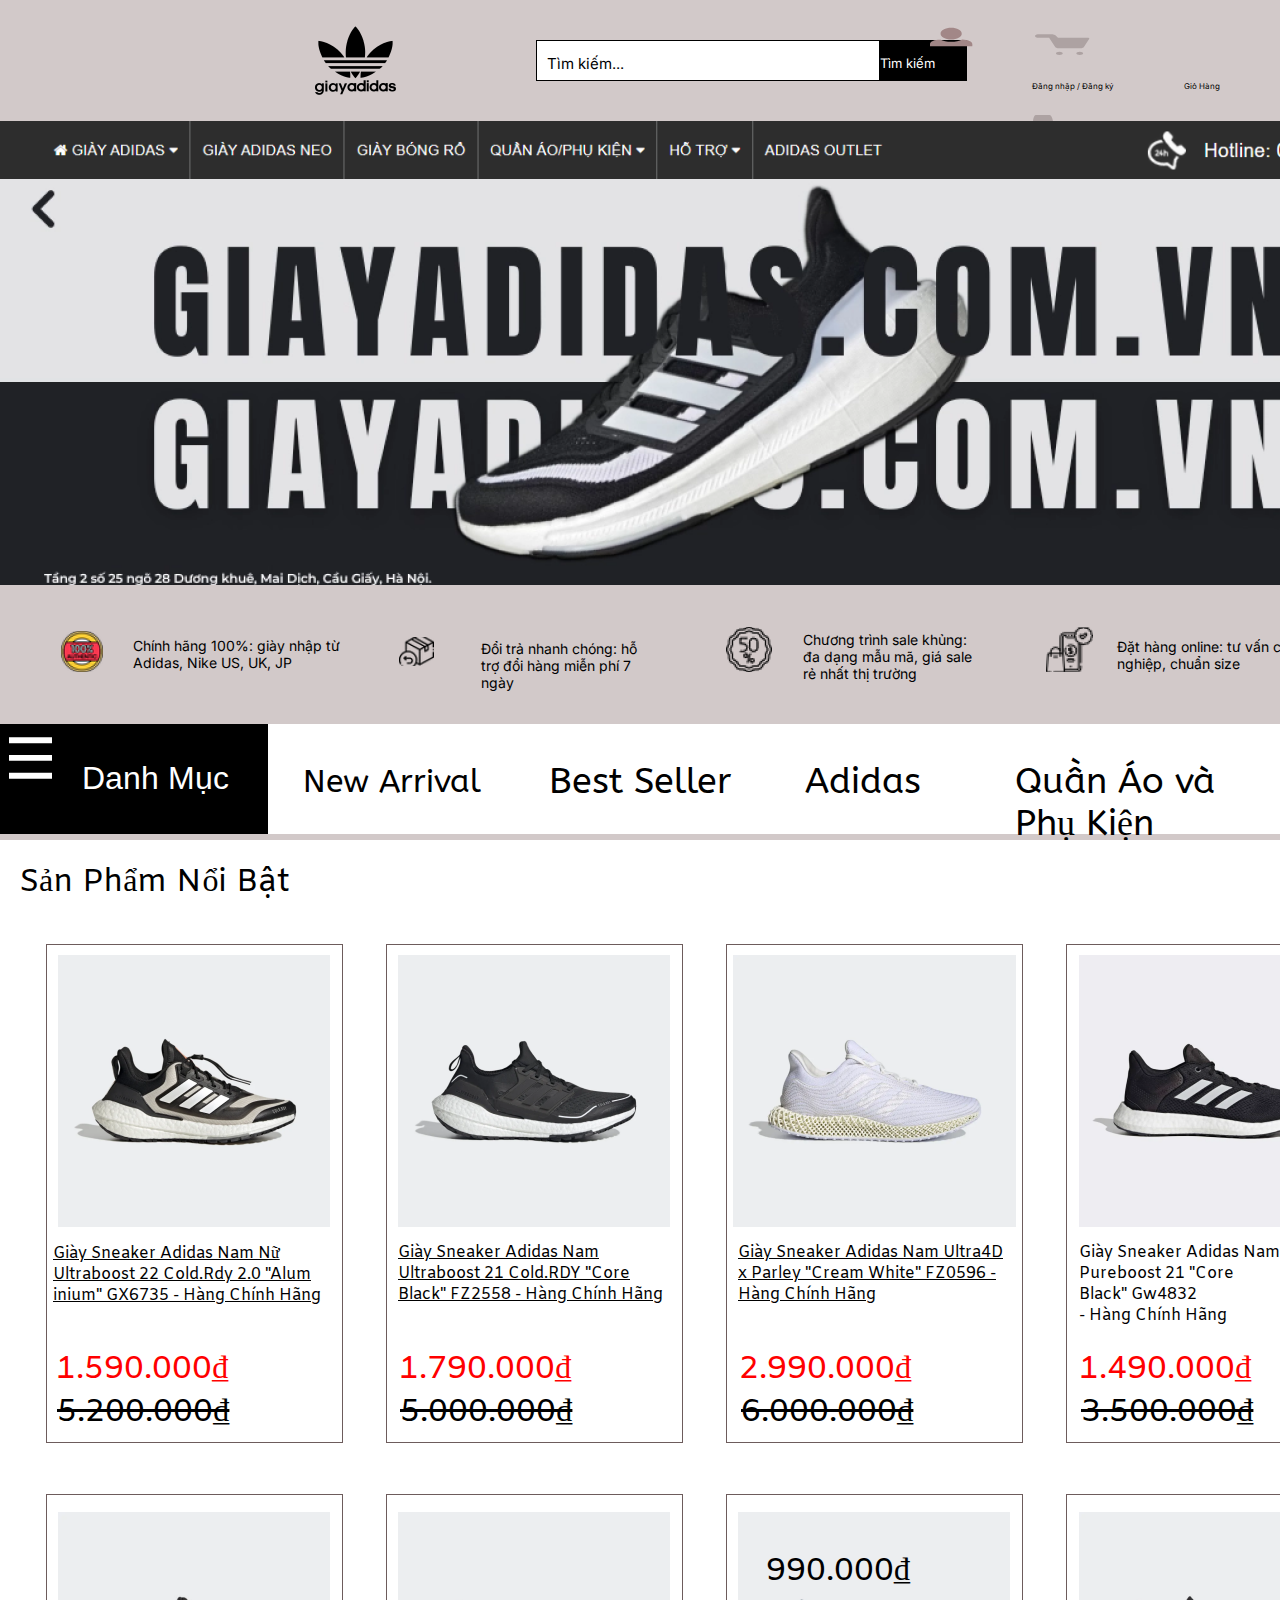
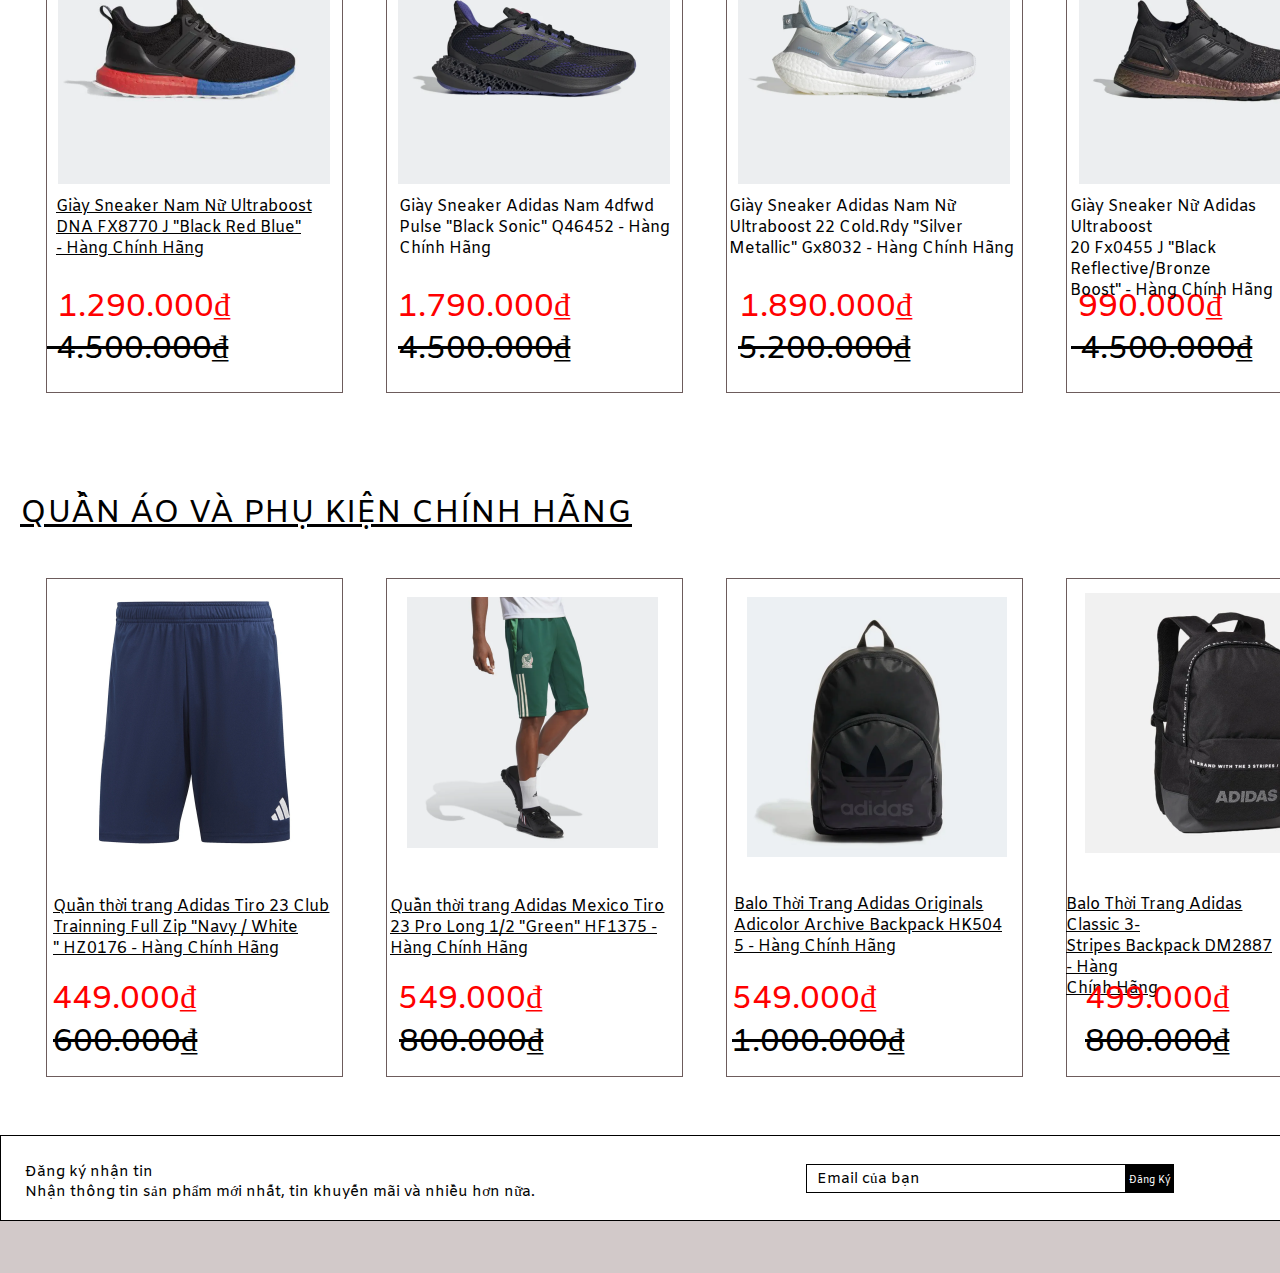
<file: desktop-1.html>
<!DOCTYPE html><html><head><meta charset="utf-8"><meta name="viewport" content="initial-scale=1, width=device-width"><link rel="stylesheet" href="desktop-1.5c4c49bb.css"><link rel="stylesheet" href="desktop-1.3eaffa4b.css"><link rel="stylesheet" href="https://fonts.googleapis.com/css2?family=Inter:wght@400;700&display=swap"><link rel="stylesheet" href="https://fonts.googleapis.com/css2?family=Arimo:wght@400&display=swap"><link rel="stylesheet" href="https://fonts.googleapis.com/css2?family=ABeeZee:wght@400&display=swap"><link rel="stylesheet" href="https://fonts.googleapis.com/css2?family=Amiko:wght@400&display=swap"><link rel="stylesheet" href="https://fonts.googleapis.com/css2?family=Bakbak One:wght@400&display=swap"><link rel="stylesheet" href="https://fonts.googleapis.com/css2?family=Roboto:wght@400&display=swap"></head><body> <div class="desktop-1"> <img class="logo-1-icon" alt src="logo-1@2x.95c67056.png"> <div class="desktop-1-child"></div> <div class="desktop-1-item"></div> <div class="tm-kim">Tìm kiếm</div> <div class="tm-kim1"> <p class="giy-sneaker-adidas">Tìm kiếm...</p> </div> <img class="icon-person" alt src="-icon-person.3bb37721.svg"> <div class="ng-nhp">Đăng nhập / Đăng ký</div> <img class="icon-cart" alt src="-icon-cart.fcdb7feb.svg"> <div class="gi-hng" id="giHngText">Giỏ Hàng</div> <img class="image-1-icon" alt src="image-1@2x.0f14ad31.png"> <img class="image-2-icon" alt src="image-2@2x.47111060.png"> <img class="privacy-1-image-1-icon" alt src="privacy-1-image-1@2x.b0660b87.png"> <img class="privacy-2-image-1-icon" alt src="privacy-2-image-1@2x.af535d7f.png"> <img class="privacy-3-image-1-icon" alt src="privacy-3-image-1@2x.b55c96f4.png"> <img class="privacy-4-image-1-icon" alt src="privacy-4-image-1@2x.066514c4.png"> <div class="chnh-hng-100"> Chính hãng 100%: giày nhập từ Adidas, Nike US, UK, JP </div> <div class="i-tr-nhanh"> Đổi trả nhanh chóng: hỗ trợ đổi hàng miễn phí 7 ngày </div> <div class="chng-trnh-sale"> Chương trình sale khủng: đa dạng mẫu mã, giá sale rẻ nhất thị trường </div> <div class="t-hng-online"> Đặt hàng online: tư vấn chuyên nghiệp, chuẩn size </div> <div class="desktop-1-inner"></div> <div class="rectangle-div"></div> <div class="danh-mc">Danh Mục</div> <div class="qun-o-v">Quần Áo và Phụ Kiện</div> <div class="adidas" id="adidasText">Adidas</div> <div class="best-seller">Best Seller</div> <div class="new-arrival">New Arrival</div> <img class="vector-icon" alt src="vector.1c5b33a9.svg"> <div class="desktop-1-child1"></div> <div class="sn-phm-ni">Sản Phẩm Nổi Bật</div> <div class="desktop-1-child2"></div> <div class="desktop-1-child2"></div> <div class="desktop-1-child4"></div> <div class="desktop-1-child5"></div> <div class="desktop-1-child6"></div> <div class="desktop-1-child7"></div> <div class="desktop-1-child8"></div> <div class="desktop-1-child9"></div> <div class="desktop-1-child10"></div> <img class="image-3-icon" alt src="image-3@2x.cca20c18.png"> <img class="image-4-icon" alt src="image-4@2x.0ef349ee.png"> <img class="image-5-icon" alt src="image-5@2x.b9d5a28e.png"> <img class="image-6-icon" alt src="image-6@2x.ab7b1f87.png"> <img class="image-7-icon" alt src="image-7@2x.320dafae.png"> <img class="image-8-icon" alt src="image-8@2x.9fe3f87d.png"> <img class="image-9-icon" alt src="image-9@2x.597c517b.png"> <img class="image-10-icon" alt src="image-10@2x.2c7a83d1.png"> <div class="giy-sneaker-adidas-container"> <p class="giy-sneaker-adidas">Giày Sneaker Adidas Nam Nữ</p> <p class="giy-sneaker-adidas">Ultraboost 22 Cold.Rdy "Silver</p> <p class="giy-sneaker-adidas">Metallic" Gx8032 - Hàng Chính Hãng</p> </div> <div class="giy-sneaker-adidas-container1"> <p class="giy-sneaker-adidas">Giày Sneaker Adidas Nam 4dfwd</p> <p class="giy-sneaker-adidas">Pulse "Black Sonic" Q46452 - Hàng</p> <p class="giy-sneaker-adidas">Chính Hãng</p> </div> <a class="giy-sneaker-nam-container" href="https://giayadidas.com.vn/fx8770" target="_blank"> <p class="giy-sneaker-adidas">Giày Sneaker Nam Nữ Ultraboost</p> <p class="giy-sneaker-adidas">DNA FX8770 J "Black Red Blue"</p> <p class="giy-sneaker-adidas">- Hàng Chính Hãng</p> </a> <div class="giy-sneaker-adidas-container2"> <p class="giy-sneaker-adidas">Giày Sneaker Adidas Nam</p> <p class="giy-sneaker-adidas">Pureboost 21 "Core Black" Gw4832</p> <p class="giy-sneaker-adidas">- Hàng Chính Hãng</p> </div> <a class="giy-sneaker-adidas-container3" href="https://giayadidas.com.vn/fz0596" target="_blank"> <p class="giy-sneaker-adidas">Giày Sneaker Adidas Nam Ultra4D</p> <p class="giy-sneaker-adidas">x Parley "Cream White" FZ0596 -</p> <p class="giy-sneaker-adidas">Hàng Chính Hãng</p> </a> <a class="giy-sneaker-adidas-container4" href="https://giayadidas.com.vn/fz2558" target="_blank"> <p class="giy-sneaker-adidas">Giày Sneaker Adidas Nam</p> <p class="giy-sneaker-adidas">Ultraboost 21 Cold.RDY "Core</p> <p class="giy-sneaker-adidas">Black" FZ2558 - Hàng Chính Hãng</p> </a> <div class="div">1.590.000₫</div> <div class="div1">990.000₫</div> <div class="div2">1.890.000₫</div> <div class="div3">1.790.000₫</div> <div class="div4">1.290.000₫</div> <div class="div5">1.490.000₫</div> <div class="div6">2.990.000₫</div> <div class="div7">1.790.000₫</div> <div class="giy-sneaker-n-container"> <p class="giy-sneaker-adidas">Giày Sneaker Nữ Adidas Ultraboost</p> <p class="giy-sneaker-adidas">20 Fx0455 J "Black Reflective/Bronze</p> <p class="giy-sneaker-adidas">Boost" - Hàng Chính Hãng</p> </div> <a class="giy-sneaker-adidas-container5" href="https://giayadidas.com.vn/gx6735" target="_blank"> <p class="giy-sneaker-adidas">Giày Sneaker Adidas Nam Nữ</p> <p class="giy-sneaker-adidas">Ultraboost 22 Cold.Rdy 2.0 "Alum</p> <p class="giy-sneaker-adidas">inium" GX6735 - Hàng Chính Hãng</p> </a> <div class="div8">5.200.000₫</div> <div class="div9"> 4.500.000₫</div> <div class="div10">5.200.000₫</div> <div class="div11">4.500.000₫</div> <div class="div12"> 4.500.000₫</div> <div class="div13">3.500.000₫</div> <div class="div14">6.000.000₫</div> <div class="div15">5.000.000₫</div> <div class="line-div"></div> <div class="desktop-1-child11"></div> <a class="qun-o-v1" href="https://giayadidas.com.vn/quan-ao-va-phu-kien" target="_blank">QUẦN ÁO VÀ PHỤ KIỆN CHÍNH HÃNG</a> <div class="div16">990.000₫</div> <div class="desktop-1-child12"></div> <div class="desktop-1-child12"></div> <div class="desktop-1-child14"></div> <div class="desktop-1-child15"></div> <div class="desktop-1-child16"></div> <img class="image-11-icon" alt src="image-11@2x.b73e9695.png"> <img class="image-14-icon" alt src="image-14@2x.4e07c8a0.png"> <a class="qun-thi-trang-container" href="https://giayadidas.com.vn/hz0176" target="_blank"> <p class="giy-sneaker-adidas">Quần thời trang Adidas Tiro 23 Club</p> <p class="giy-sneaker-adidas">Trainning Full Zip "Navy / White</p> <p class="giy-sneaker-adidas">" HZ0176 - Hàng Chính Hãng</p> </a> <a class="qun-thi-trang-container1" href="https://giayadidas.com.vn/hf1375" target="_blank"> <p class="giy-sneaker-adidas">Quần thời trang Adidas Mexico Tiro</p> <p class="giy-sneaker-adidas">23 Pro Long 1/2 "Green" HF1375 -</p> <p class="giy-sneaker-adidas">Hàng Chính Hãng</p> </a> <a class="balo-thi-trang-container" href="https://giayadidas.com.vn/hk5045" target="_blank"> <p class="giy-sneaker-adidas">Balo Thời Trang Adidas Originals</p> <p class="giy-sneaker-adidas">Adicolor Archive Backpack HK504</p> <p class="giy-sneaker-adidas">5 - Hàng Chính Hãng</p> </a> <a class="balo-thi-trang-container1" href="https://giayadidas.com.vn/dm2887" target="_blank"> <p class="giy-sneaker-adidas">Balo Thời Trang Adidas Classic 3-</p> <p class="giy-sneaker-adidas">Stripes Backpack DM2887 - Hàng</p> <p class="giy-sneaker-adidas">Chính Hãng</p> </a> <img class="image-12-icon" alt src="image-12@2x.fdb28cf2.png"> <img class="image-13-icon" alt src="image-13@2x.915c0d64.png"> <div class="div17">449.000₫</div> <div class="div18">549.000₫</div> <div class="div19">549.000₫</div> <div class="div20">499.000₫</div> <div class="div21">600.000₫</div> <div class="div22">800.000₫</div> <div class="div23">1.000.000₫</div> <div class="div24">800.000₫</div> <div class="desktop-1-child17"></div> <div class="desktop-1-child18"></div> <div class="desktop-1-child19"></div> <div class="email-ca-bn">Email của bạn</div> <div class="ng-k">Đăng Ký</div> <div class="ng-k-nhn-container"> <p class="giy-sneaker-adidas">Đăng ký nhận tin</p> <p class="giy-sneaker-adidas"> Nhận thông tin sản phẩm mới nhất, tin khuyến mãi và nhiều hơn nữa. </p> </div> <img class="icon-cart1" alt src="-icon-cart1.c7dfdf48.svg"> <img class="icon-person1" alt src="-icon-person1.637206ab.svg"> </div> <script>var e=document.getElementById("giHngText");e&&e.addEventListener("click",function(e){window.location.href="./desktop-4.html"});var t=document.getElementById("adidasText");t&&t.addEventListener("click",function(e){window.location.href="./desktop-5.html"});</script> </body></html>
</file>
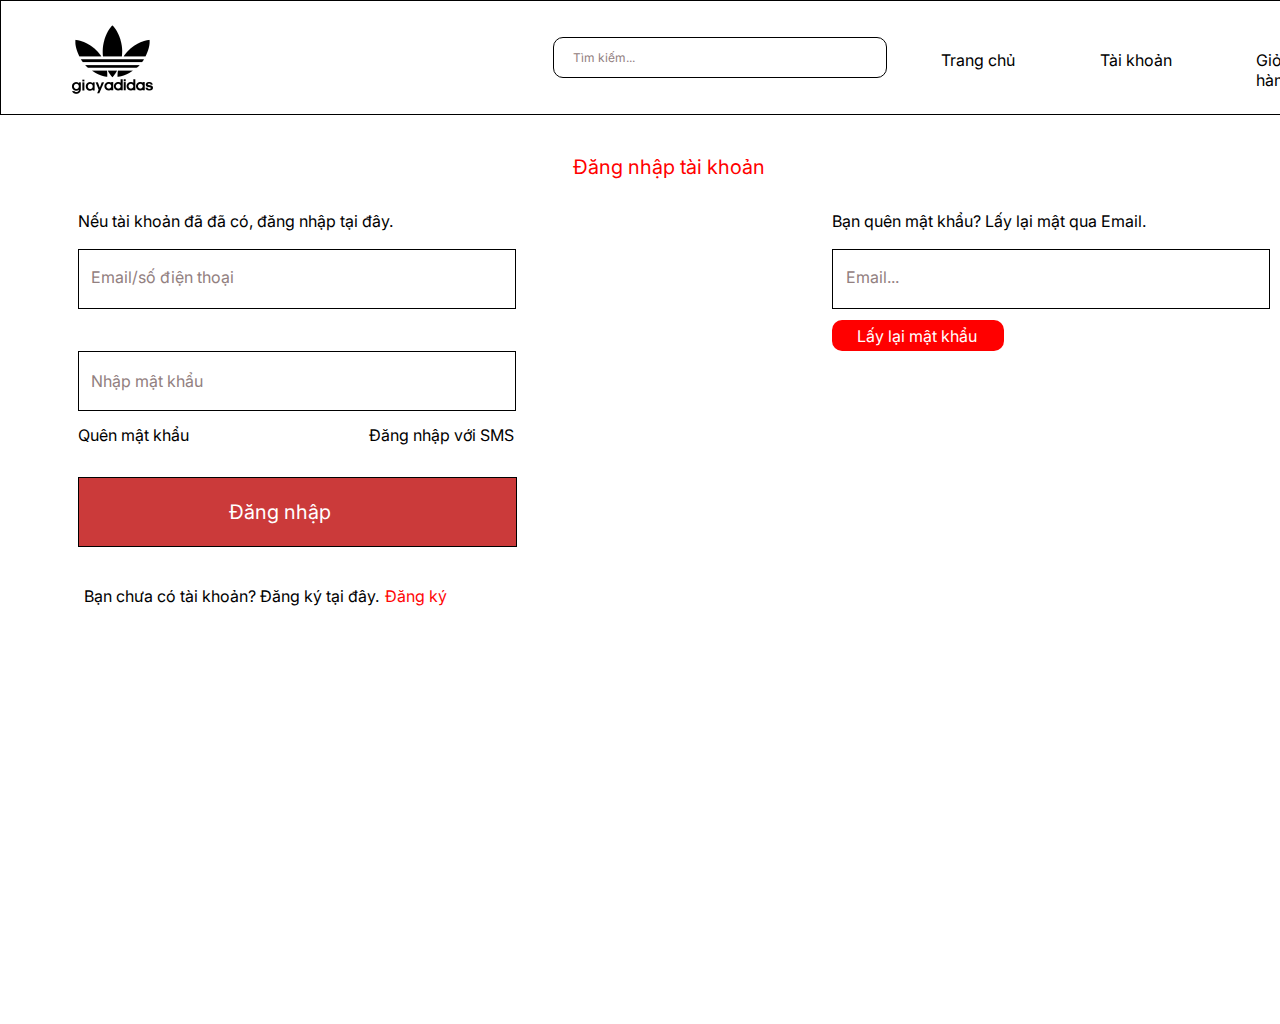
<file: desktop-2.html>
<!DOCTYPE html><html><head><meta charset="utf-8"><meta name="viewport" content="initial-scale=1, width=device-width"><link rel="stylesheet" href="desktop-1.5c4c49bb.css"><link rel="stylesheet" href="desktop-2.af509a7b.css"><link rel="stylesheet" href="https://fonts.googleapis.com/css2?family=Inter:wght@400;700&display=swap"><link rel="stylesheet" href="https://fonts.googleapis.com/css2?family=Arimo:wght@400&display=swap"><link rel="stylesheet" href="https://fonts.googleapis.com/css2?family=ABeeZee:wght@400&display=swap"><link rel="stylesheet" href="https://fonts.googleapis.com/css2?family=Amiko:wght@400&display=swap"><link rel="stylesheet" href="https://fonts.googleapis.com/css2?family=Bakbak One:wght@400&display=swap"><link rel="stylesheet" href="https://fonts.googleapis.com/css2?family=Roboto:wght@400&display=swap"></head><body> <div class="desktop-2"> <div class="desktop-2-child"></div> <div class="desktop-2-item"></div> <div class="tm-kim3">Tìm kiếm...</div> <div class="ng-nhp-ti">Đăng nhập tài khoản</div> <div class="desktop-2-inner"></div> <div class="desktop-2-child1"></div> <div class="desktop-2-child2"></div> <div class="emails-in-thoi">Email/số điện thoại</div> <div class="nhp-mt-khu">Nhập mật khẩu</div> <div class="qun-mt-khu">Quên mật khẩu</div> <div class="ng-nhp-vi">Đăng nhập với SMS</div> <div class="desktop-2-child3"></div> <div class="ng-nhp1">Đăng nhập</div> <div class="nu-ti-khon">Nếu tài khoản đã đã có, đăng nhập tại đây.</div> <div class="bn-qun-mt">Bạn quên mật khẩu? Lấy lại mật qua Email.</div> <div class="email">Email...</div> <div class="desktop-2-child4"></div> <div class="ly-li-mt">Lấy lại mật khẩu</div> <div class="bn-cha-c">Bạn chưa có tài khoản? Đăng ký tại đây.</div> <div class="ng-k1" id="ngKText">Đăng ký</div> <div class="trang-ch" id="trangChText">Trang chủ</div> <div class="ti-khon">Tài khoản</div> <div class="gi-hng1">Giỏ hàng</div> <img class="logo-4-icon" alt src="logo-1@2x.95c67056.png"> </div> <script>var t=document.getElementById("ngKText");t&&t.addEventListener("click",function(t){window.location.href="./desktop-3.html"});var e=document.getElementById("trangChText");e&&e.addEventListener("click",function(t){window.location.href="./desktop-1.html"});</script> </body></html>
</file>
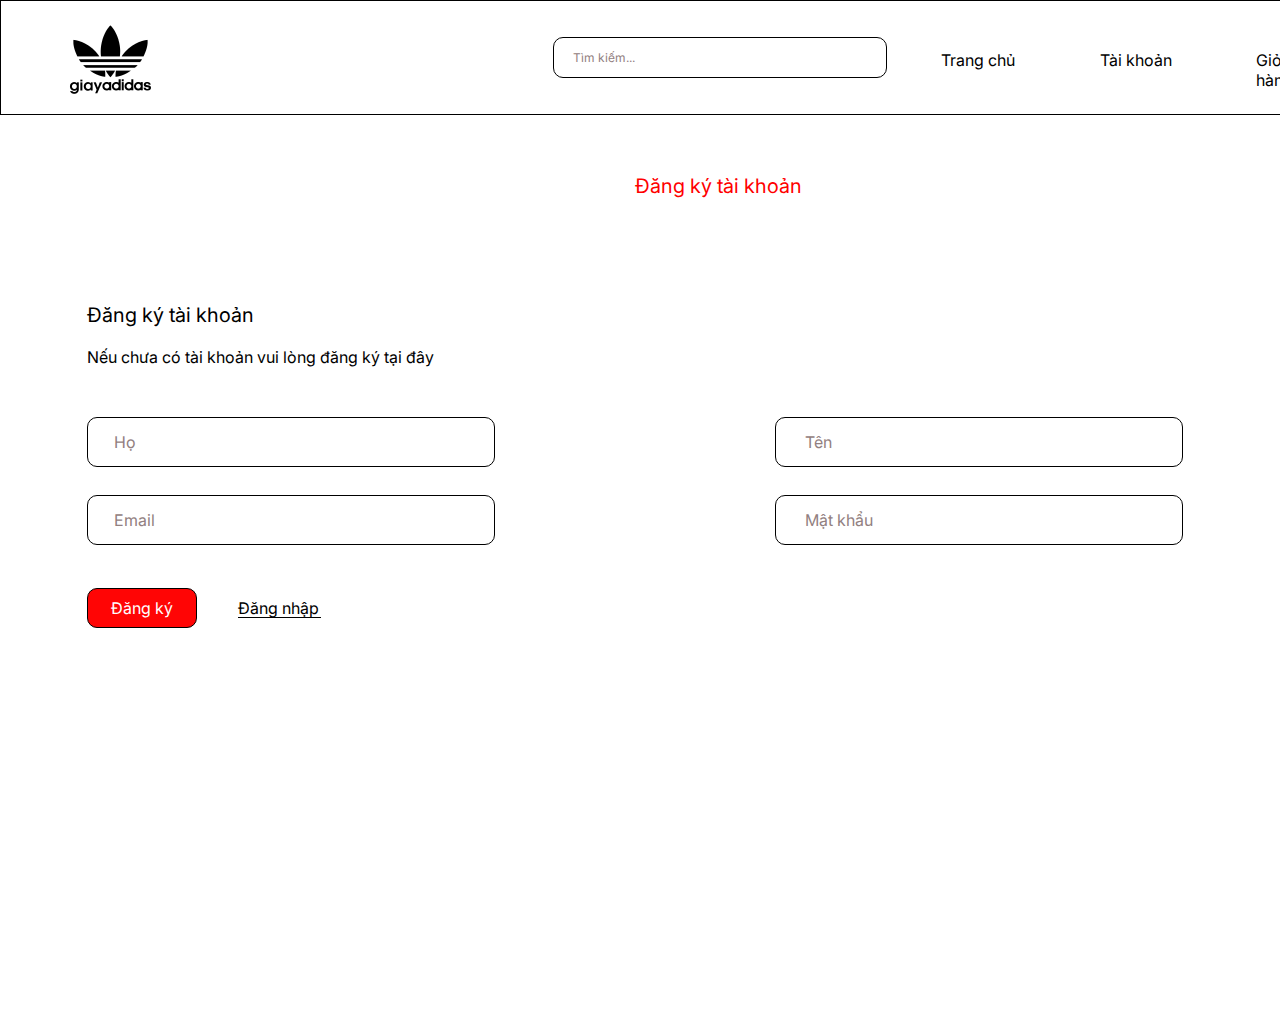
<file: desktop-3.html>
<!DOCTYPE html><html><head><meta charset="utf-8"><meta name="viewport" content="initial-scale=1, width=device-width"><link rel="stylesheet" href="desktop-1.5c4c49bb.css"><link rel="stylesheet" href="desktop-3.1095c956.css"><link rel="stylesheet" href="https://fonts.googleapis.com/css2?family=Inter:wght@400;700&display=swap"><link rel="stylesheet" href="https://fonts.googleapis.com/css2?family=Arimo:wght@400&display=swap"><link rel="stylesheet" href="https://fonts.googleapis.com/css2?family=ABeeZee:wght@400&display=swap"><link rel="stylesheet" href="https://fonts.googleapis.com/css2?family=Amiko:wght@400&display=swap"><link rel="stylesheet" href="https://fonts.googleapis.com/css2?family=Bakbak One:wght@400&display=swap"><link rel="stylesheet" href="https://fonts.googleapis.com/css2?family=Roboto:wght@400&display=swap"></head><body> <div class="desktop-3"> <div class="desktop-3-child"></div> <div class="desktop-3-item"></div> <div class="tm-kim4">Tìm kiếm...</div> <div class="trang-ch1" id="trangChText">Trang chủ</div> <div class="ti-khon1">Tài khoản</div> <div class="gi-hng2">Giỏ hàng</div> <div class="ng-k-ti">Đăng ký tài khoản</div> <div class="ng-k-ti1">Đăng ký tài khoản</div> <div class="nu-cha-c">Nếu chưa có tài khoản vui lòng đăng ký tại đây</div> <div class="desktop-3-inner"></div> <div class="desktop-3-child1"></div> <div class="desktop-3-child2"></div> <div class="desktop-3-child3"></div> <div class="h">Họ</div> <div class="tn">Tên</div> <div class="email1">Email</div> <div class="mt-khu">Mật khẩu</div> <div class="desktop-3-child4"></div> <div class="ng-k2">Đăng ký</div> <div class="ng-nhp2" id="ngNhpText">Đăng nhập</div> <div class="desktop-3-child5"></div> <img class="logo-3-icon" alt src="logo-1@2x.95c67056.png"> </div> <script>var t=document.getElementById("trangChText");t&&t.addEventListener("click",function(t){window.location.href="./desktop-1.html"});var e=document.getElementById("ngNhpText");e&&e.addEventListener("click",function(t){window.location.href="./desktop-2.html"});</script> </body></html>
</file>
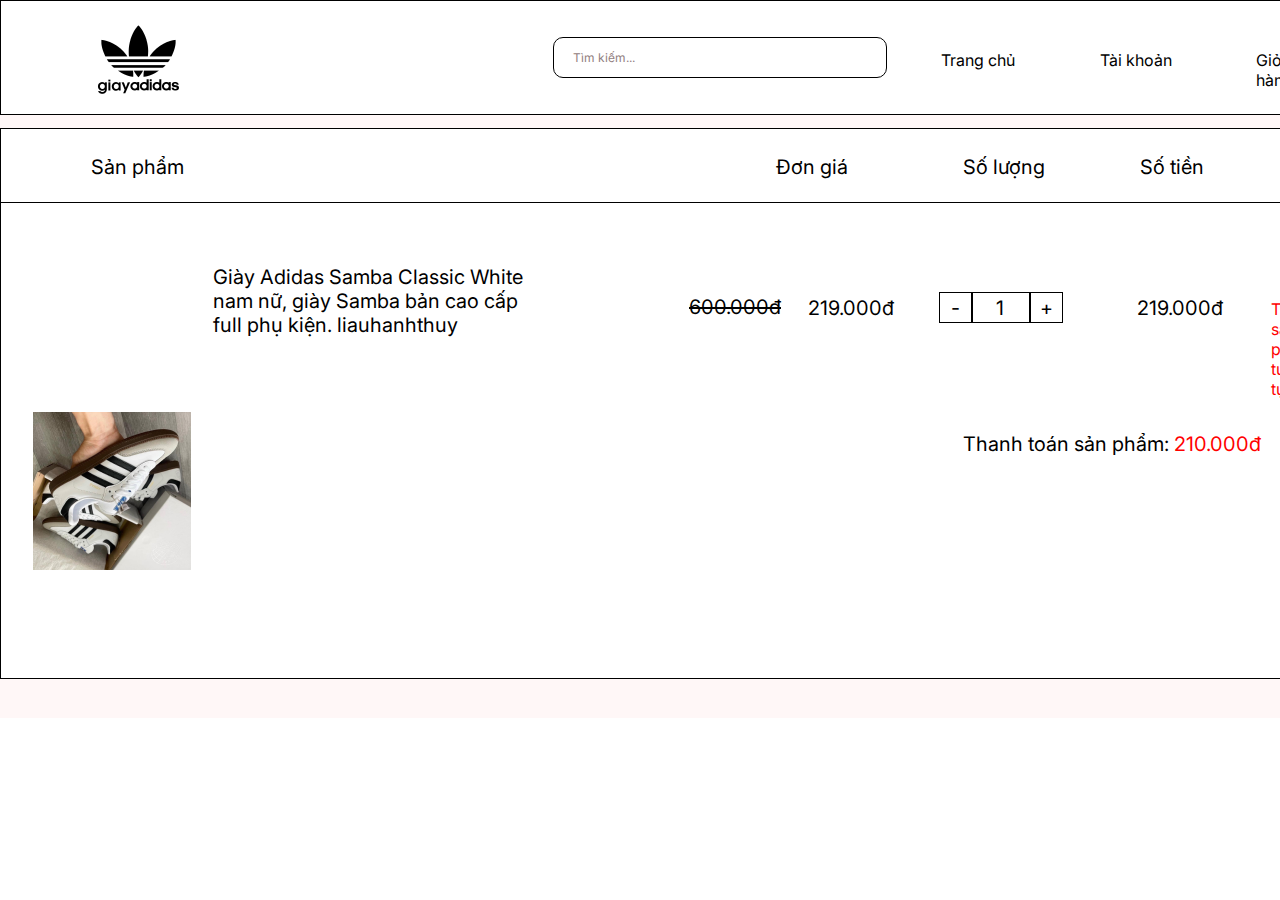
<file: desktop-4.html>
<!DOCTYPE html><html><head><meta charset="utf-8"><meta name="viewport" content="initial-scale=1, width=device-width"><link rel="stylesheet" href="desktop-1.5c4c49bb.css"><link rel="stylesheet" href="desktop-4.c41660c0.css"><link rel="stylesheet" href="https://fonts.googleapis.com/css2?family=Inter:wght@400;700&display=swap"><link rel="stylesheet" href="https://fonts.googleapis.com/css2?family=Arimo:wght@400&display=swap"><link rel="stylesheet" href="https://fonts.googleapis.com/css2?family=ABeeZee:wght@400&display=swap"><link rel="stylesheet" href="https://fonts.googleapis.com/css2?family=Amiko:wght@400&display=swap"><link rel="stylesheet" href="https://fonts.googleapis.com/css2?family=Bakbak One:wght@400&display=swap"><link rel="stylesheet" href="https://fonts.googleapis.com/css2?family=Roboto:wght@400&display=swap"></head><body> <div class="desktop-4"> <div class="desktop-4-child"></div> <div class="desktop-4-item"></div> <div class="tm-kim5">Tìm kiếm...</div> <div class="trang-ch2">Trang chủ</div> <div class="ti-khon2">Tài khoản</div> <div class="gi-hng3">Giỏ hàng</div> <div class="desktop-4-inner"></div> <div class="sn-phm">Sản phẩm</div> <div class="n-gi">Đơn giá</div> <div class="s-lng">Số lượng</div> <div class="s-tin">Số tiền</div> <div class="thao-tc">Thao tác</div> <div class="desktop-4-child1"></div> <img class="vn-11134207-7r98o-lsofpvbddh38-icon" alt src="vn111342077r98olsofpvbddh3895-1@2x.ef2f0585.png"> <div class="giy-adidas-samba-container"> <p class="giy-adidas-samba">Giày Adidas Samba Classic White</p> <p class="giy-adidas-samba">nam nữ, giày Samba bản cao cấp</p> <p class="giy-adidas-samba">full phụ kiện. liauhanhthuy</p> </div> <div class="div25">219.000đ</div> <div class="div26">219.000đ</div> <div class="xa">Xóa</div> <div class="desktop-4-child2"></div> <div class="desktop-4-child3"></div> <div class="desktop-4-child4"></div> <div class="div27">-</div> <div class="div28">1</div> <div class="div29"> <p class="giy-adidas-samba">&nbsp;</p> <p class="giy-adidas-samba">+</p> </div> <div class="tm-sn-phm-container"> <p class="giy-adidas-samba">Tìm sản phẩm</p> <p class="tng-t">tương tự</p> </div> <div class="div30">600.000đ</div> <div class="thanh-ton-sn-container"> <span>Thanh toán sản phẩm: </span> <span class="span">210.000đ</span> </div> <div class="desktop-4-child5"></div> <div class="mua-ngay">Mua ngay</div> <img class="logo-2-icon" alt src="logo-1@2x.95c67056.png" id="logo2Image"> </div> <script>var e=document.getElementById("logo2Image");e&&e.addEventListener("click",function(e){window.location.href="./desktop-1.html"});</script> </body></html>
</file>
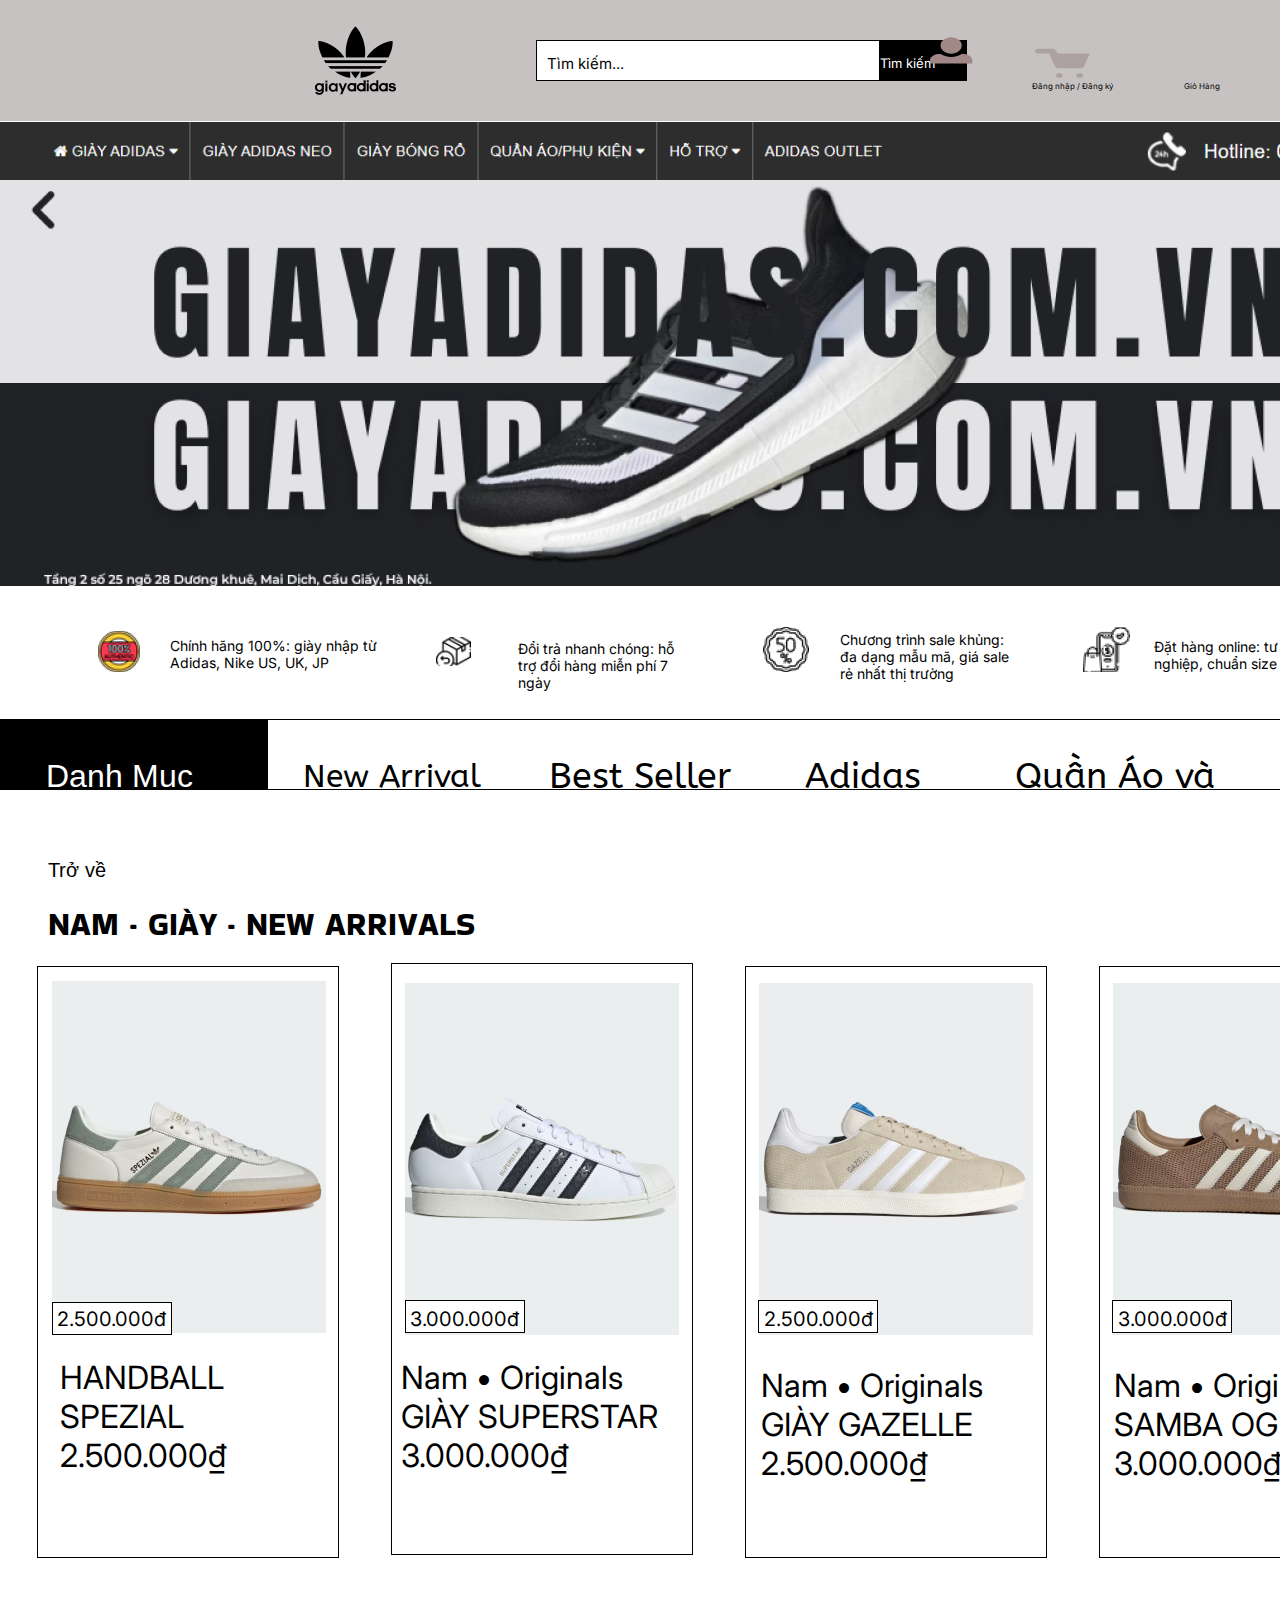
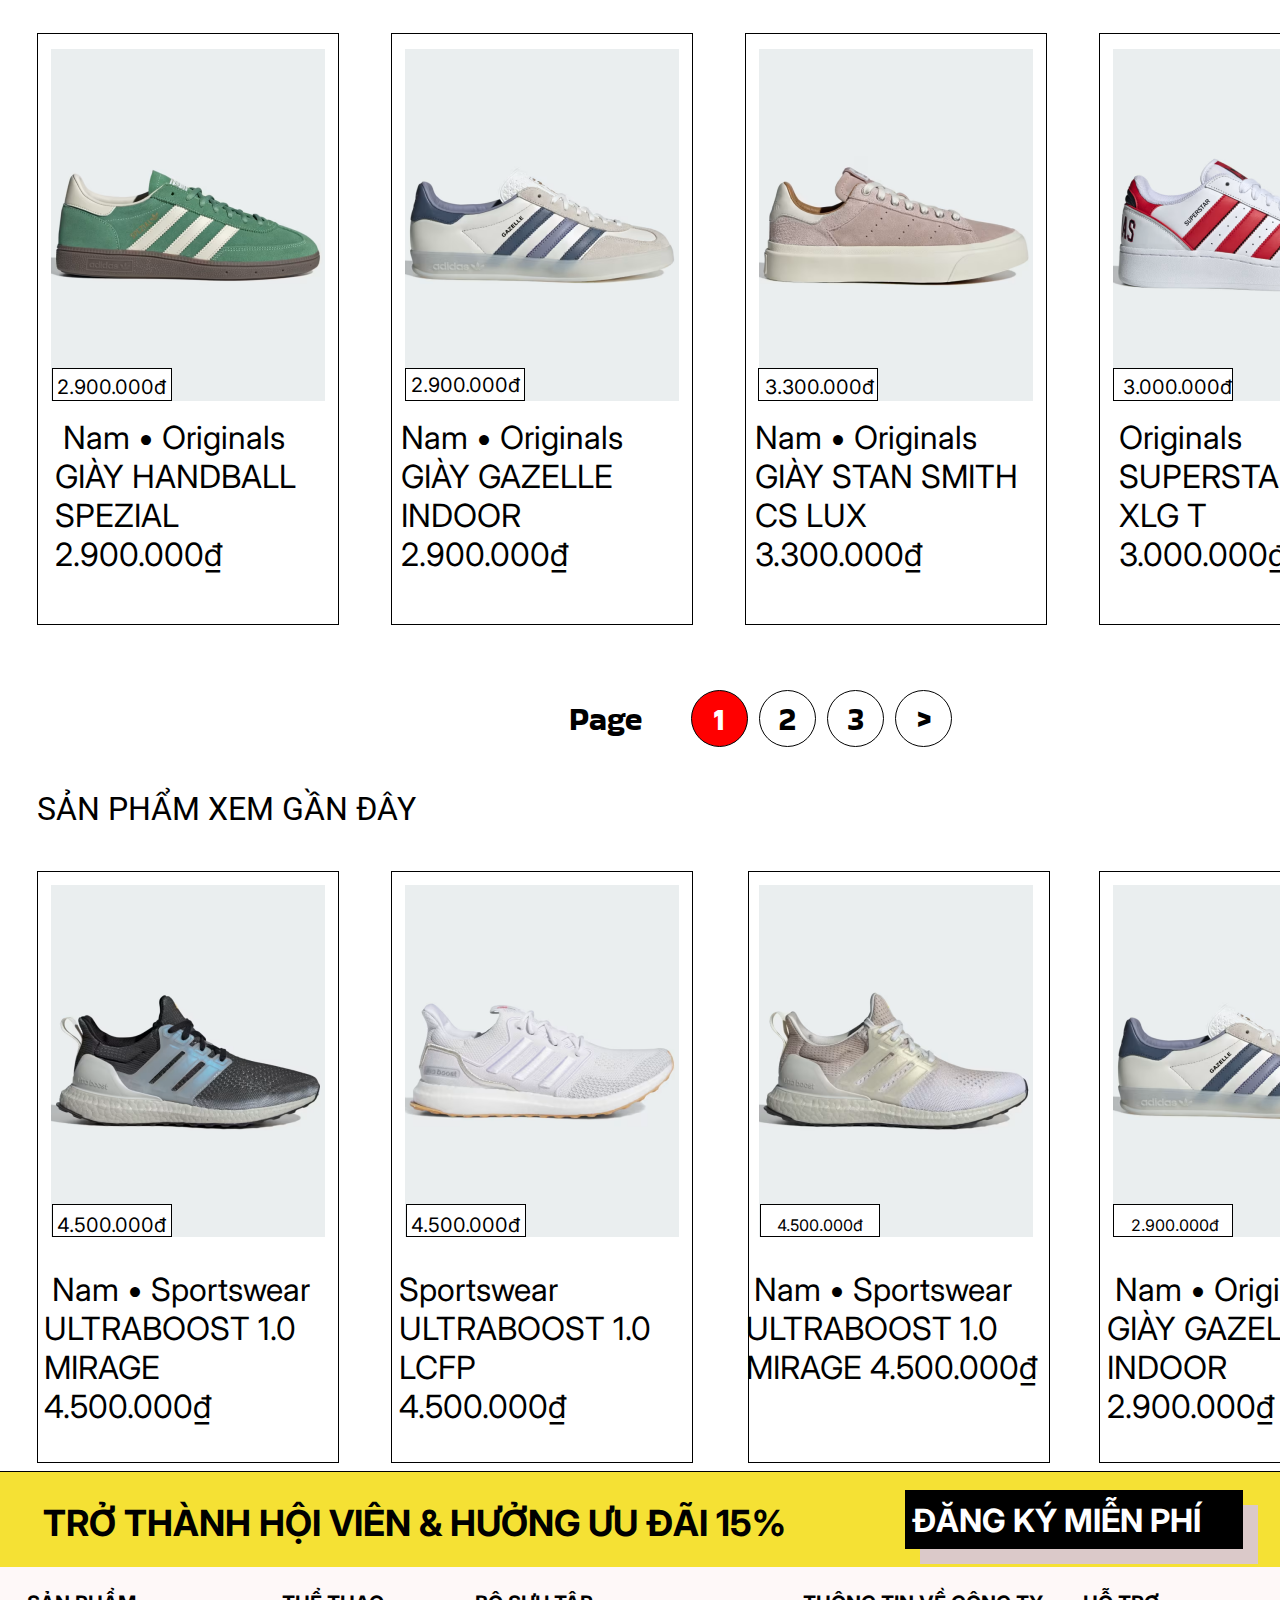
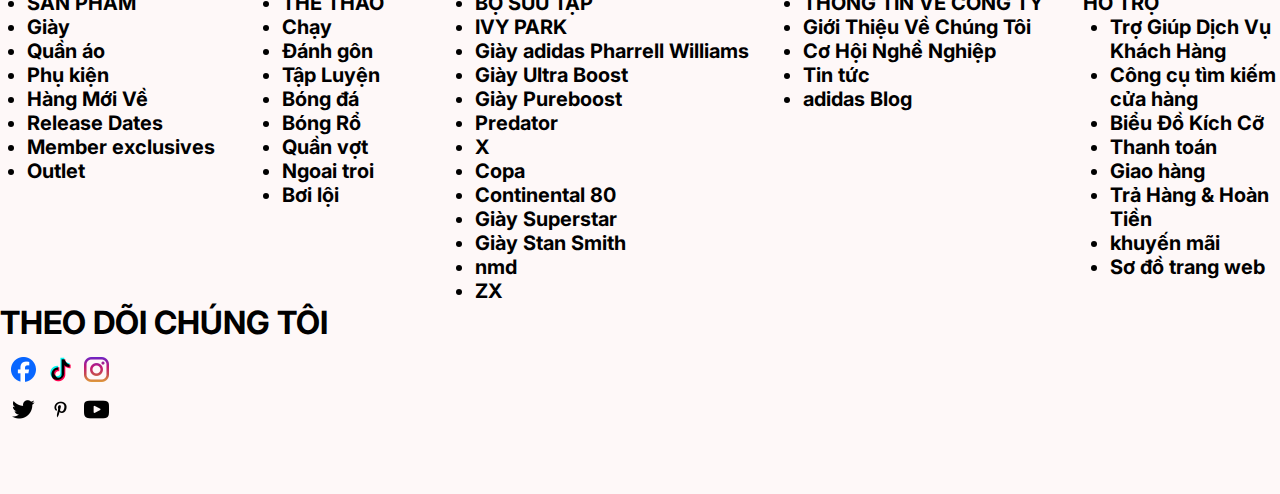
<file: desktop-5.html>
<!DOCTYPE html><html><head><meta charset="utf-8"><meta name="viewport" content="initial-scale=1, width=device-width"><link rel="stylesheet" href="desktop-1.5c4c49bb.css"><link rel="stylesheet" href="desktop-5.095dfbe8.css"><link rel="stylesheet" href="https://fonts.googleapis.com/css2?family=Inter:wght@400;700&display=swap"><link rel="stylesheet" href="https://fonts.googleapis.com/css2?family=Arimo:wght@400&display=swap"><link rel="stylesheet" href="https://fonts.googleapis.com/css2?family=ABeeZee:wght@400&display=swap"><link rel="stylesheet" href="https://fonts.googleapis.com/css2?family=Amiko:wght@400&display=swap"><link rel="stylesheet" href="https://fonts.googleapis.com/css2?family=Bakbak One:wght@400&display=swap"><link rel="stylesheet" href="https://fonts.googleapis.com/css2?family=Roboto:wght@400&display=swap"></head><body> <div class="desktop-5"> <div class="desktop-5-child"></div> <img class="logo-1-icon1" alt src="logo-1@2x.95c67056.png" id="logo1Image"> <div class="desktop-5-item"></div> <div class="desktop-5-inner"></div> <div class="tm-kim6">Tìm kiếm</div> <div class="tm-kim7"> <p class="nam-originals">Tìm kiếm...</p> </div> <div class="ng-nhp3">Đăng nhập / Đăng ký</div> <div class="gi-hng4">Giỏ Hàng</div> <img class="icon-cart2" alt src="-icon-cart2.7f36f37e.svg"> <img class="icon-person2" alt src="-icon-person2.4944b6d3.svg"> <img class="image-1-icon1" alt src="image-15@2x.e99ba110.png"> <img class="image-2-icon1" alt src="image-2@2x.47111060.png"> <div class="desktop-5-child1"></div> <img class="privacy-1-image-1-icon1" alt src="privacy-1-image-1@2x.b0660b87.png"> <img class="privacy-2-image-1-icon1" alt src="privacy-2-image-1@2x.af535d7f.png"> <div class="danh-mc1">Danh Mục</div> <img class="privacy-3-image-1-icon1" alt src="privacy-3-image-1@2x.b55c96f4.png"> <img class="privacy-4-image-1-icon1" alt src="privacy-4-image-1@2x.066514c4.png"> <div class="chnh-hng-1001"> Chính hãng 100%: giày nhập từ Adidas, Nike US, UK, JP </div> <div class="i-tr-nhanh1"> Đổi trả nhanh chóng: hỗ trợ đổi hàng miễn phí 7 ngày </div> <div class="chng-trnh-sale1"> Chương trình sale khủng: đa dạng mẫu mã, giá sale rẻ nhất thị trường </div> <div class="t-hng-online1"> Đặt hàng online: tư vấn chuyên nghiệp, chuẩn size </div> <div class="desktop-5-child2"></div> <div class="best-seller1">Best Seller</div> <div class="new-arrival1">New Arrival</div> <div class="desktop-5-child3"></div> <div class="qun-o-v2">Quần Áo và Phụ Kiện</div> <div class="adidas1">Adidas</div> <div class="danh-mc2">Danh Mục</div> <div class="desktop-5-child4"></div> <div class="tr-v">Trở về</div> <div class="nam-giy-new-arrivals">NAM · GIÀY · NEW ARRIVALS</div> <div class="desktop-5-child5"></div> <div class="desktop-5-child6"></div> <div class="div31">2.400.000đ</div> <div class="div31">2.400.000đ</div> <div class="desktop-5-child7"></div> <div class="desktop-5-child8"></div> <div class="desktop-5-child9"></div> <div class="desktop-5-child10"></div> <div class="desktop-5-child11"></div> <div class="desktop-5-child12"></div> <div class="desktop-5-child13"></div> <div class="desktop-5-child14"></div> <div class="desktop-5-child15"></div> <div class="desktop-5-child16"></div> <img class="image-16-icon" alt src="image-16@2x.a8627456.png"> <img class="image-17-icon" alt src="image-17@2x.11a6c414.png"> <img class="image-18-icon" alt src="image-18@2x.639064cb.png"> <img class="image-19-icon" alt src="image-19@2x.8c74adb0.png"> <img class="image-20-icon" alt src="image-20@2x.dae4fc7e.png"> <img class="image-26-icon" alt src="image-20@2x.dae4fc7e.png"> <img class="image-21-icon" alt src="image-21@2x.b23cf4e8.png"> <img class="image-22-icon" alt src="image-22@2x.8ab80140.png"> <div class="page">Page</div> <div class="ellipse-div"></div> <div class="desktop-5-child17"></div> <div class="desktop-5-child18"></div> <div class="desktop-5-child19"></div> <div class="div33">1</div> <div class="div34">2</div> <div class="div35">3</div> <div class="div36">&gt;</div> <div class="sn-phm-xem">SẢN PHẨM XEM GẦN ĐÂY</div> <img class="image-23-icon" alt src="image-23@2x.476c592c.png"> <img class="image-24-icon" alt src="image-24@2x.a48d2b66.png"> <img class="image-25-icon" alt src="image-25@2x.22d0f0b2.png" id="image25"> <img class="image-15-icon" alt src="image-151@2x.309f89cf.png"> <div class="desktop-5-child20"></div> <div class="text"></div> <div class="desktop-5-child21"></div> <div class="desktop-5-child22"></div> <div class="desktop-5-child23"></div> <div class="desktop-5-child24"></div> <div class="desktop-5-child25"></div> <div class="desktop-5-child26"></div> <div class="desktop-5-child27"></div> <div class="desktop-5-child28"></div> <div class="desktop-5-child29"></div> <div class="desktop-5-child30"></div> <div class="desktop-5-child31"></div> <div class="div37">3.000.000đ</div> <div class="div38">2.500.000đ</div> <div class="div39">2.500.000đ</div> <div class="div40">3.000.000đ</div> <div class="div41">4.500.000đ</div> <div class="div42">4.500.000đ</div> <div class="div43">4.500.000đ</div> <div class="div44">2.900.000đ</div> <div class="div45">2.900.000đ</div> <div class="div46">3.300.000đ</div> <div class="div47">3.000.000đ</div> <div class="div48">2.900.000đ</div> <div class="nam-originals-container"> <p class="nam-originals">Nam • Originals</p> <p class="nam-originals">GIÀY SUPERSTAR</p> <p class="nam-originals">3.000.000₫</p> </div> <div class="handball-spezial-2500000-container"> <p class="nam-originals">HANDBALL SPEZIAL</p> <p class="nam-originals">2.500.000₫</p> </div> <div class="nam-originals1">Nam • Originals GIÀY GAZELLE 2.500.000₫</div> <div class="nam-originals2">Nam • Originals GIÀY SAMBA OG 3.000.000₫</div> <div class="nam-originals3"> Nam • Originals GIÀY HANDBALL SPEZIAL 2.900.000₫ </div> <div class="nam-originals-container1"> <p class="nam-originals">Nam • Originals</p> <p class="nam-originals">GIÀY STAN SMITH CS LUX</p> <p class="nam-originals">3.300.000₫</p> </div> <div class="nam-originals5"> Nam • Originals GIÀY GAZELLE INDOOR 2.900.000₫ </div> <div class="originals-superstar-xlg"> Originals SUPERSTAR XLG T 3.000.000₫ </div> <div class="nam-sportswear"> Nam • Sportswear ULTRABOOST 1.0 MIRAGE 4.500.000₫ </div> <div class="sportswear-ultraboost-10-container"> <p class="nam-originals">Sportswear</p> <p class="nam-originals">ULTRABOOST 1.0 LCFP</p> <p class="nam-originals">4.500.000₫</p> </div> <div class="nam-sportswear1"> Nam • Sportswear ULTRABOOST 1.0 MIRAGE 4.500.000₫ </div> <div class="nam-originals6"> Nam • Originals GIÀY GAZELLE INDOOR 2.900.000₫ </div> <div class="desktop-5-child32"></div> <div class="desktop-5-child33"></div> <div class="desktop-5-child34"></div> <b class="tr-thnh-hi">TRỞ THÀNH HỘI VIÊN & HƯỞNG ƯU ĐÃI 15%</b> <b class="ng-k-min">ĐĂNG KÝ MIỄN PHÍ</b> <b class="sn-phm-giy-container"> <ul class="sn-phm-giy-qun-o-ph-kin"> <li class="giy">SẢN PHẨM</li> <li class="giy">Giày</li> <li class="giy">Quần áo</li> <li class="giy">Phụ kiện</li> <li class="giy">Hàng Mới Về</li> <li class="giy">Release Dates</li> <li class="giy">Member exclusives</li> <li>Outlet</li> </ul> </b> <b class="th-thao-chy-container"> <ul class="sn-phm-giy-qun-o-ph-kin"> <li class="giy">THỂ THAO</li> <li class="giy">Chạy</li> <li class="giy">Đánh gôn</li> <li class="giy">Tập Luyện</li> <li class="giy">Bóng đá</li> <li class="giy">Bóng Rổ</li> <li class="giy">Quần vợt</li> <li class="giy">Ngoai troi</li> <li>Bơi lội</li> </ul> </b> <b class="b-su-tp-container"> <ul class="sn-phm-giy-qun-o-ph-kin"> <li class="giy">BỘ SƯU TẬP</li> <li class="giy">IVY PARK</li> <li class="giy">Giày adidas Pharrell Williams</li> <li class="giy">Giày Ultra Boost</li> <li class="giy">Giày Pureboost</li> <li class="giy">Predator</li> <li class="giy">X</li> <li class="giy">Copa</li> <li class="giy">Continental 80</li> <li class="giy">Giày Superstar</li> <li class="giy">Giày Stan Smith</li> <li class="giy">nmd</li> <li>ZX</li> </ul> </b> <b class="thng-tin-v-container"> <ul class="sn-phm-giy-qun-o-ph-kin"> <li class="giy">THÔNG TIN VỀ CÔNG TY</li> <li class="giy">Giới Thiệu Về Chúng Tôi</li> <li class="giy">Cơ Hội Nghề Nghiệp</li> <li class="giy">Tin tức</li> <li>adidas Blog</li> </ul> </b> <b class="h-tr-tr-container"> <p class="nam-originals">HỖ TRỢ</p> <ul class="sn-phm-giy-qun-o-ph-kin"> <li class="giy">Trợ Giúp Dịch Vụ Khách Hàng</li> <li class="giy">Công cụ tìm kiếm cửa hàng</li> <li class="giy">Biểu Đồ Kích Cỡ</li> <li class="giy">Thanh toán</li> <li class="giy">Giao hàng</li> <li class="giy">Trả Hàng & Hoàn Tiền</li> <li class="giy">khuyến mãi</li> <li>Sơ đồ trang web</li> </ul> </b> <b class="theo-di-chng">THEO DÕI CHÚNG TÔI</b> <img class="image-34-icon" alt src="image-34@2x.92f5c005.png"> <img class="image-35-icon" alt src="image-35@2x.b7dcfac6.png"> <img class="image-36-icon" alt src="image-36@2x.ead336ee.png"> <img class="image-37-icon" alt src="image-37@2x.f6bdaf9d.png"> <img class="image-38-icon" alt src="image-38@2x.b54d8ec6.png"> <img class="image-39-icon" alt src="image-39@2x.ab90ad45.png"> </div> <script>var e=document.getElementById("logo1Image");e&&e.addEventListener("click",function(e){window.location.href="./desktop-1.html"});var t=document.getElementById("image25");t&&t.addEventListener("click",function(e){window.location.href="./desktop-6.html"});</script> </body></html>
</file>
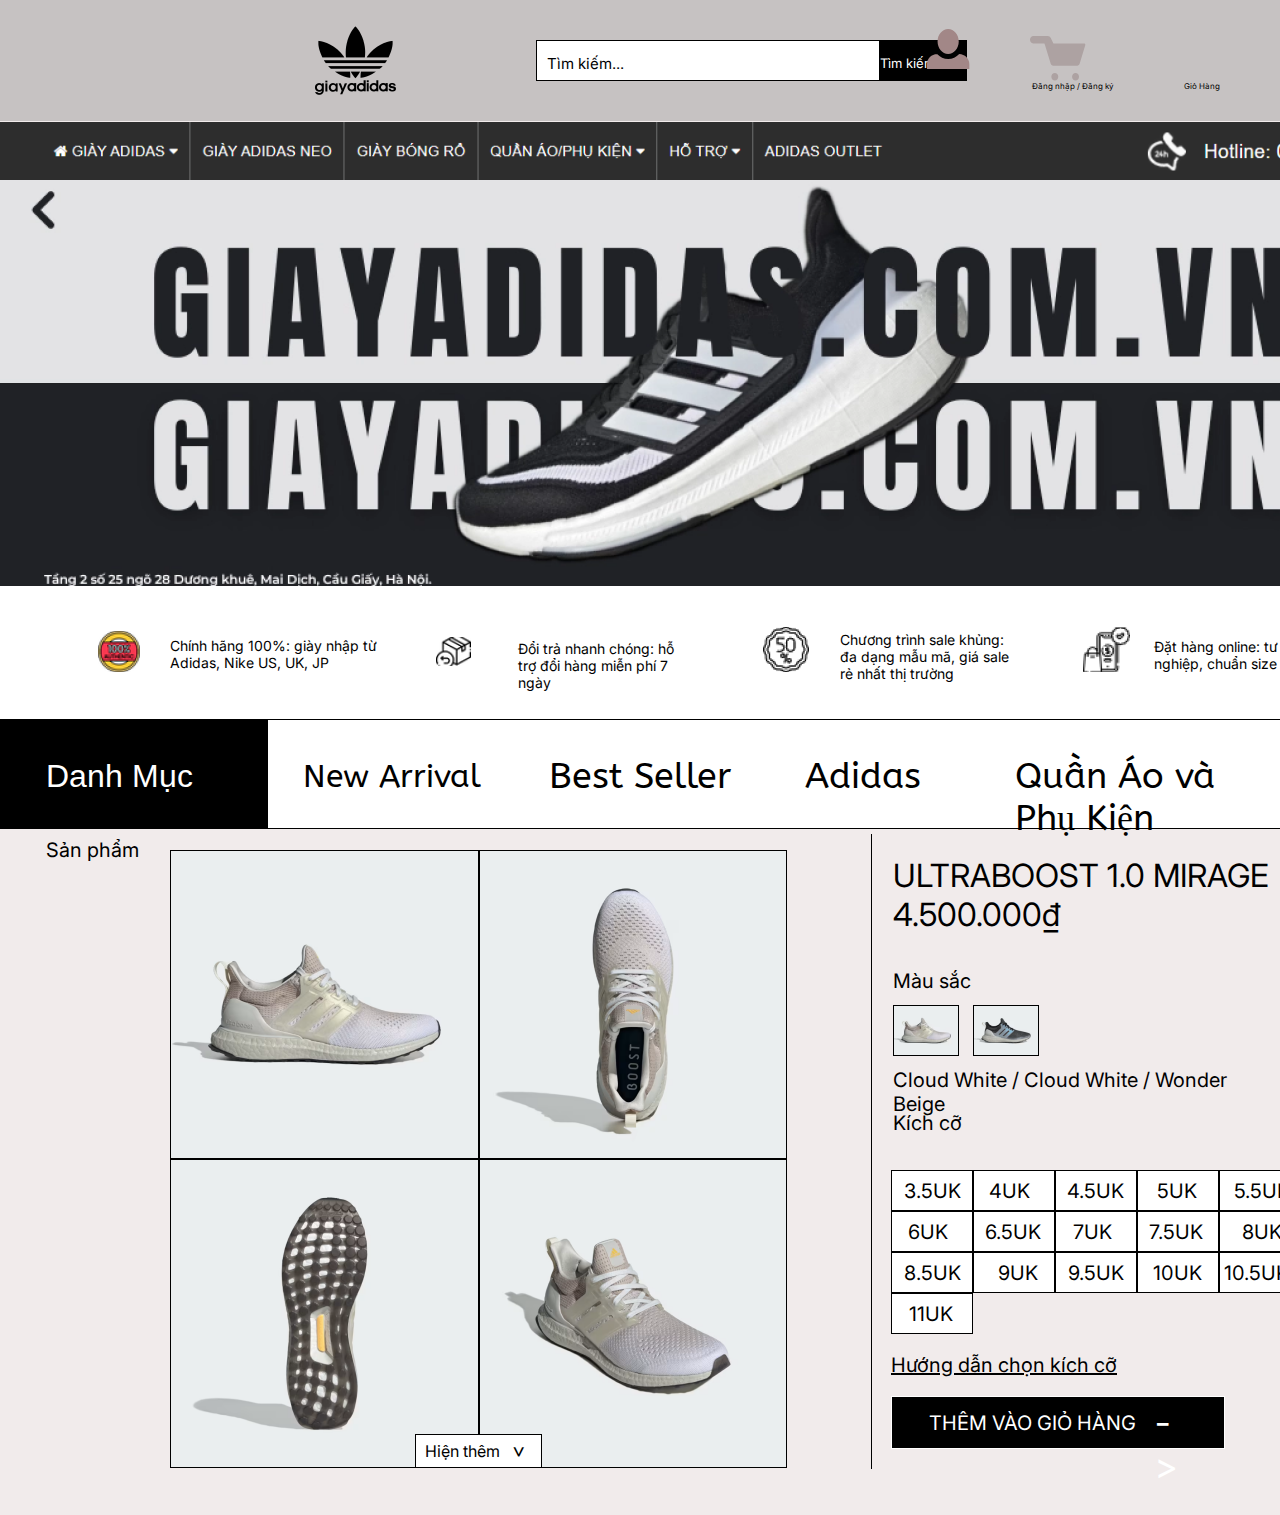
<file: desktop-6.html>
<!DOCTYPE html><html><head><meta charset="utf-8"><meta name="viewport" content="initial-scale=1, width=device-width"><link rel="stylesheet" href="desktop-1.5c4c49bb.css"><link rel="stylesheet" href="desktop-6.c23a7f59.css"><link rel="stylesheet" href="https://fonts.googleapis.com/css2?family=Inter:wght@400;700&display=swap"><link rel="stylesheet" href="https://fonts.googleapis.com/css2?family=Arimo:wght@400&display=swap"><link rel="stylesheet" href="https://fonts.googleapis.com/css2?family=ABeeZee:wght@400&display=swap"><link rel="stylesheet" href="https://fonts.googleapis.com/css2?family=Amiko:wght@400&display=swap"><link rel="stylesheet" href="https://fonts.googleapis.com/css2?family=Bakbak One:wght@400&display=swap"><link rel="stylesheet" href="https://fonts.googleapis.com/css2?family=Roboto:wght@400&display=swap"></head><body> <div class="desktop-6"> <div class="desktop-6-child"></div> <img class="logo-2-icon1" alt src="logo-1@2x.95c67056.png" id="logo2Image"> <div class="desktop-6-item"></div> <div class="desktop-6-inner"></div> <div class="tm-kim9">Tìm kiếm</div> <div class="tm-kim10"> <p class="ultraboost-10-mirage">Tìm kiếm...</p> </div> <div class="ng-nhp4">Đăng nhập / Đăng ký</div> <div class="gi-hng5">Giỏ Hàng</div> <img class="icon-cart3" alt src="-icon-cart3.4c88e08f.svg" id="iconCart"> <img class="icon-person3" alt src="-icon-person3.acbe54dd.svg" id="iconPerson"> <img class="image-27-icon" alt src="image-15@2x.e99ba110.png"> <img class="image-28-icon" alt src="image-2@2x.47111060.png"> <div class="desktop-6-child1"></div> <img class="privacy-1-image-2-icon" alt src="privacy-1-image-1@2x.b0660b87.png"> <img class="privacy-2-image-2-icon" alt src="privacy-2-image-1@2x.af535d7f.png"> <div class="danh-mc3">Danh Mục</div> <img class="privacy-3-image-2-icon" alt src="privacy-3-image-1@2x.b55c96f4.png"> <img class="privacy-4-image-2-icon" alt src="privacy-4-image-1@2x.066514c4.png"> <div class="chnh-hng-1002"> Chính hãng 100%: giày nhập từ Adidas, Nike US, UK, JP </div> <div class="i-tr-nhanh2"> Đổi trả nhanh chóng: hỗ trợ đổi hàng miễn phí 7 ngày </div> <div class="chng-trnh-sale2"> Chương trình sale khủng: đa dạng mẫu mã, giá sale rẻ nhất thị trường </div> <div class="t-hng-online2"> Đặt hàng online: tư vấn chuyên nghiệp, chuẩn size </div> <div class="desktop-6-child2"></div> <div class="best-seller2">Best Seller</div> <div class="new-arrival2">New Arrival</div> <div class="desktop-6-child3"></div> <div class="qun-o-v3">Quần Áo và Phụ Kiện</div> <div class="adidas2">Adidas</div> <div class="danh-mc4">Danh Mục</div> <img class="rectangle-icon" alt src="rectangle-96@2x.a0ef1b87.png"> <div class="sn-phm2">Sản phẩm</div> <img class="image-29-icon" alt src="image-29@2x.37978ca0.png"> <img class="image-30-icon" alt src="image-30@2x.8a03edcf.png"> <img class="image-31-icon" alt src="image-31@2x.bc847fe8.png"> <img class="image-32-icon" alt src="image-32@2x.ee4c4e63.png"> <div class="desktop-6-child4"></div> <div class="hin-thm">Hiện thêm</div> <div class="div49">&gt;</div> <div class="desktop-6-child5"></div> <div class="ultraboost-10-mirage-container"> <p class="ultraboost-10-mirage">ULTRABOOST 1.0 MIRAGE</p> <p class="ultraboost-10-mirage">4.500.000₫</p> </div> <div class="mu-sc">Màu sắc</div> <img class="image-33-icon" alt src="image-33@2x.a1801c17.png"> <div class="cloud-white">Cloud White / Cloud White / Wonder Beige</div> <div class="kch-c">Kích cỡ</div> <div class="desktop-6-child6"></div> <div class="desktop-6-child7"></div> <div class="desktop-6-child8"></div> <div class="desktop-6-child9"></div> <div class="desktop-6-child10"></div> <div class="desktop-6-child11"></div> <div class="desktop-6-child12"></div> <div class="desktop-6-child13"></div> <div class="desktop-6-child14"></div> <div class="desktop-6-child15"></div> <div class="desktop-6-child16"></div> <div class="desktop-6-child17"></div> <div class="desktop-6-child18"></div> <div class="desktop-6-child19"></div> <div class="desktop-6-child20"></div> <div class="desktop-6-child21"></div> <div class="uk">3.5UK</div> <div class="uk1">4UK</div> <div class="uk2">4.5UK</div> <div class="uk3">5UK</div> <div class="uk4">5.5UK</div> <div class="uk5">6UK</div> <div class="uk6">7UK</div> <div class="uk7">6.5UK</div> <div class="uk8">7.5UK</div> <div class="uk9">8UK</div> <div class="uk10">8.5UK</div> <div class="uk11">9UK</div> <div class="uk12">9.5UK</div> <div class="uk13">10UK</div> <div class="uk14">10.5UK</div> <div class="uk15">11UK</div> <div class="hng-dn-chn">Hướng dẫn chọn kích cỡ</div> <div class="desktop-6-child22"></div> <div class="thm-vo-gi">THÊM VÀO GIỎ HÀNG</div> <div class="div50">-&gt;</div> </div> <script>var e=document.getElementById("logo2Image");e&&e.addEventListener("click",function(e){window.location.href="./desktop-1.html"});var t=document.getElementById("iconCart");t&&t.addEventListener("click",function(e){window.location.href="./desktop-4.html"});var n=document.getElementById("iconPerson");n&&n.addEventListener("click",function(e){window.location.href="./desktop-2.html"});</script> </body></html>
</file>
<file: desktop-1.5c4c49bb.css>
body{margin:0;line-height:normal}:root{--font-amiko:Amiko;--font-abeezee:ABeeZee;--font-arimo:Arimo;--font-inter:Inter;--font-roboto:Roboto;--font-bakbak-one:"Bakbak One";--font-size-mini:15px;--font-size-13xl:32px;--font-size-base:16px;--font-size-17xl:36px;--font-size-sm:14px;--font-size-5xs:8px;--font-size-smi:13px;--font-size-xl:20px;--font-size-xs:12px;--color-white:#fff;--color-black:#000;--color-red-100:#ff0505;--color-red:red;--color-dimgray-100:#6d5c5c;--color-gray:#928080;--color-silver:#c6c2c2;--padding-8xl:27px;--br-3xs:10px}
/*# sourceMappingURL=desktop-1.5c4c49bb.css.map */
</file>
<file: desktop-1.3eaffa4b.css>
.logo-1-icon{object-fit:cover;width:143px;height:71px;position:absolute;top:25px;left:284px}.desktop-1-child,.desktop-1-item{background-color:var(--color-white);border:1px solid var(--color-black);box-sizing:border-box;width:344px;height:41px;position:absolute;top:40px;left:536px}.desktop-1-item{background-color:var(--color-black);width:87px;left:880px}.tm-kim,.tm-kim1{font-family:var(--font-inter);display:inline-block;position:absolute}.tm-kim{font-size:var(--font-size-smi);color:var(--color-white);width:83px;height:14px;top:55px;left:880px}.tm-kim1{font-size:var(--font-size-mini);width:150px;height:27px;top:54px;left:547px}.icon-person{width:3.19%;max-width:100%;height:2.42%;max-height:100%;position:absolute;inset:5.27% 24.24% 92.31% 72.57%;overflow:hidden}.ng-nhp{font-size:var(--font-size-5xs);font-family:var(--font-inter);width:118px;height:6px;display:inline-block;position:absolute;top:81px;left:1032px}.icon-cart{width:4.11%;max-width:100%;height:2.69%;max-height:100%;position:absolute;inset:4% 15.19% 93.3% 80.69%;overflow:hidden}.gi-hng{font-size:var(--font-size-5xs);font-family:var(--font-inter);cursor:pointer;width:54px;height:9px;display:inline-block;position:absolute;top:81px;left:1184px}.image-1-icon,.image-2-icon{object-fit:cover;width:1510px;height:58px;position:absolute;top:121px;left:-35px}.image-2-icon{width:1440px;height:406px;top:179px;left:0}.privacy-1-image-1-icon,.privacy-2-image-1-icon{object-fit:cover;width:42px;height:41px;position:absolute;top:631px;left:61px}.privacy-2-image-1-icon{width:35px;height:29px;top:637px;left:399px}.privacy-3-image-1-icon,.privacy-4-image-1-icon{object-fit:cover;width:46px;height:45px;position:absolute;top:627px;left:726px}.privacy-4-image-1-icon{width:47px;left:1046px}.chng-trnh-sale,.chnh-hng-100,.i-tr-nhanh,.t-hng-online{font-size:var(--font-size-sm);font-family:var(--font-inter);width:254px;height:30px;display:inline-block;position:absolute;top:637px;left:133px}.chng-trnh-sale,.i-tr-nhanh,.t-hng-online{width:175px;height:31px;top:640px;left:481px}.chng-trnh-sale,.t-hng-online{width:170px;height:47px;top:631px;left:803px}.t-hng-online{width:217px;height:30px;top:638px;left:1117px}.desktop-1-inner,.rectangle-div{background-color:var(--color-white);width:1440px;height:110px;position:absolute;top:724px;left:0}.rectangle-div{background-color:var(--color-black);width:268px}.danh-mc{font-family:var(--font-arimo);color:var(--color-white);position:absolute;top:760px;left:82px}.adidas,.qun-o-v{font-size:var(--font-size-17xl);top:760px}.qun-o-v{font-family:var(--font-abeezee);position:absolute;left:1015px}.adidas{cursor:pointer;left:805px}.adidas,.best-seller,.new-arrival{font-family:var(--font-abeezee);position:absolute}.best-seller{font-size:var(--font-size-17xl);top:760px;left:549px}.new-arrival{top:763px;left:303px}.vector-icon{width:3.4%;max-width:100%;height:1.44%;max-height:100%;position:absolute;inset:25.66% 95.9% 72.9% .69%;overflow:hidden}.desktop-1-child1{background-color:var(--color-white);width:1440px;height:1209px;position:absolute;top:840px;left:0}.sn-phm-ni{position:absolute;top:861px;left:19px}.desktop-1-child10,.desktop-1-child2,.desktop-1-child4,.desktop-1-child5,.desktop-1-child6,.desktop-1-child7,.desktop-1-child8,.desktop-1-child9{background-color:var(--color-white);border:1px solid var(--color-dimgray-100);box-sizing:border-box;width:297px;height:499px;position:absolute;top:944px;left:46px}.desktop-1-child10,.desktop-1-child4,.desktop-1-child5,.desktop-1-child6,.desktop-1-child7,.desktop-1-child8,.desktop-1-child9{left:1066px}.desktop-1-child10,.desktop-1-child5,.desktop-1-child6,.desktop-1-child7,.desktop-1-child8,.desktop-1-child9{left:726px}.desktop-1-child10,.desktop-1-child6,.desktop-1-child7,.desktop-1-child8,.desktop-1-child9{left:386px}.desktop-1-child10,.desktop-1-child7,.desktop-1-child8,.desktop-1-child9{top:1494px;left:1066px}.desktop-1-child10,.desktop-1-child8,.desktop-1-child9{left:726px}.desktop-1-child10,.desktop-1-child9{left:386px}.desktop-1-child10{left:46px}.image-3-icon,.image-4-icon,.image-5-icon{object-fit:cover;width:272px;height:272px;position:absolute;top:955px;left:58px}.image-4-icon,.image-5-icon{left:398px}.image-5-icon{width:283px;left:733px}.image-10-icon,.image-6-icon,.image-7-icon,.image-8-icon,.image-9-icon{object-fit:cover;width:272px;height:272px;position:absolute;top:955px;left:1079px}.image-10-icon,.image-7-icon,.image-8-icon,.image-9-icon{top:1512px;left:58px}.image-10-icon,.image-8-icon,.image-9-icon{left:398px}.image-10-icon,.image-9-icon{left:738px}.image-10-icon{left:1079px}.giy-sneaker-adidas{margin:0}.giy-sneaker-adidas-container,.giy-sneaker-adidas-container1,.giy-sneaker-nam-container{font-size:var(--font-size-base);position:absolute;top:1796px;left:729px}.giy-sneaker-adidas-container1,.giy-sneaker-nam-container{left:399px}.giy-sneaker-nam-container{color:inherit;text-decoration:underline;left:56px}.giy-sneaker-adidas-container2{font-size:var(--font-size-base);position:absolute;top:1242px;left:1079px}.giy-sneaker-adidas-container3,.giy-sneaker-adidas-container4{font-size:var(--font-size-base);color:inherit;text-decoration:underline;position:absolute;top:1242px;left:738px}.giy-sneaker-adidas-container4{left:398px}.div{color:var(--color-red);position:absolute;top:1348px;left:56px}.div1,.div2,.div3,.div4,.div5,.div6,.div7{color:var(--color-red);position:absolute;top:1886px;left:1078px}.div2,.div3,.div4,.div5,.div6,.div7{left:740px}.div3,.div4,.div5,.div6,.div7{left:398px}.div4,.div5,.div6,.div7{left:58px}.div5,.div6,.div7{top:1348px;left:1079px}.div6,.div7{left:739px}.div7{left:399px}.giy-sneaker-adidas-container5,.giy-sneaker-n-container{font-size:var(--font-size-base);position:absolute;top:1796px;left:1070px}.giy-sneaker-adidas-container5{color:inherit;text-decoration:underline;top:1243px;left:53px}.div8{text-decoration:line-through;position:absolute;top:1391px;left:57px}.div10,.div11,.div12,.div13,.div14,.div15,.div9{text-decoration:line-through;position:absolute;top:1928px;left:1071px}.div10,.div11,.div12,.div13,.div14,.div15{left:738px}.div11,.div12,.div13,.div14,.div15{left:398px}.div12,.div13,.div14,.div15{left:47px}.div13,.div14,.div15{top:1391px;left:1081px}.div14,.div15{left:741px}.div15{left:400px}.line-div{border-top:1px solid var(--color-black);box-sizing:border-box;width:1441px;height:1px;position:absolute;top:2048.5px;left:-.5px}.desktop-1-child11{background-color:var(--color-white);width:1440px;height:686px;position:absolute;top:2049px;left:0}.qun-o-v1{color:inherit;text-decoration:underline;position:absolute;top:2092px;left:20px}.div16{position:absolute;top:1549.6px;left:765.8px}.desktop-1-child12,.desktop-1-child14,.desktop-1-child15,.desktop-1-child16{background-color:var(--color-white);border:1px solid var(--color-dimgray-100);box-sizing:border-box;width:297px;height:499px;position:absolute;top:2178px;left:46px}.desktop-1-child14,.desktop-1-child15,.desktop-1-child16{left:1066px}.desktop-1-child15,.desktop-1-child16{left:726px}.desktop-1-child16{left:386px}.image-11-icon,.image-14-icon{object-fit:cover;width:245px;height:245px;position:absolute;top:2200px;left:72px}.image-14-icon{width:260px;height:260px;top:2193px;left:1085px}.balo-thi-trang-container,.balo-thi-trang-container1,.qun-thi-trang-container,.qun-thi-trang-container1{font-size:var(--font-size-base);color:inherit;text-decoration:underline;position:absolute;top:2496px;left:53px}.balo-thi-trang-container,.balo-thi-trang-container1,.qun-thi-trang-container1{left:390px}.balo-thi-trang-container,.balo-thi-trang-container1{top:2494px;left:734px}.balo-thi-trang-container1{left:1066px}.image-12-icon,.image-13-icon{object-fit:cover;width:251px;height:251px;position:absolute;top:2197px;left:407px}.image-13-icon{width:260px;height:260px;left:747px}.div17,.div18,.div19,.div20{color:var(--color-red);position:absolute;top:2578px;left:52px}.div18,.div19,.div20{left:398px}.div19,.div20{left:732px}.div20{left:1085px}.div21,.div22,.div23,.div24{text-decoration:line-through;position:absolute;top:2621px;left:53px}.div22,.div23,.div24{left:1085px}.div23,.div24{left:732px}.div24{left:399px}.desktop-1-child17{background-color:var(--color-white);border:1px solid var(--color-black);box-sizing:border-box;width:1440px;height:86px;position:absolute;top:2735px;left:0}.desktop-1-child18,.desktop-1-child19{height:29px;position:absolute;top:2764px}.desktop-1-child18{background-color:var(--color-white);border:1px solid var(--color-black);box-sizing:border-box;width:320px;left:806px}.desktop-1-child19{background-color:var(--color-black);width:48px;left:1126px}.email-ca-bn{font-size:var(--font-size-mini);position:absolute;top:2769px;left:817px}.ng-k{color:var(--color-white);font-size:10px;position:absolute;top:2774px;left:1129px}.ng-k-nhn-container{font-size:var(--font-size-mini);position:absolute;top:2762px;left:25px}.icon-cart1,.icon-person1{width:4.32%;max-width:100%;height:.76%;max-height:100%;position:absolute;inset:1.2% 14.85% 98.05% 80.83%;overflow:hidden}.icon-person1{width:3.35%;height:.68%;inset:.94% 24.01% 98.39% 72.64%}.desktop-1{text-align:left;font-size:var(--font-size-13xl);color:var(--color-black);font-family:var(--font-amiko);background-color:#d2c9c9;width:100%;height:2873px;position:relative;overflow:hidden}
/*# sourceMappingURL=desktop-1.3eaffa4b.css.map */
</file>
<file: desktop-2.af509a7b.css>
.desktop-2-child,.desktop-2-item{background-color:var(--color-white);border:.5px solid var(--color-black);box-sizing:border-box;width:1440px;height:115px;position:absolute;top:0;left:0}.desktop-2-item{border-radius:var(--br-3xs);width:334px;height:41px;top:37px;left:553px}.ng-nhp-ti,.tm-kim3{font-size:var(--font-size-xs);color:var(--color-gray);position:absolute;top:50px;left:573px}.ng-nhp-ti{font-size:var(--font-size-xl);color:var(--color-red);top:155px}.desktop-2-child1,.desktop-2-child2,.desktop-2-inner{background-color:var(--color-white);border:.5px solid var(--color-black);box-sizing:border-box;width:438px;height:60px;position:absolute;top:249px;left:78px}.desktop-2-child1,.desktop-2-child2{left:832px}.desktop-2-child2{top:351px;left:78px}.emails-in-thoi,.nhp-mt-khu{color:var(--color-gray);position:absolute;top:267px;left:91px}.nhp-mt-khu{top:371px}.ng-nhp-vi,.qun-mt-khu{position:absolute;top:425px;left:78px}.ng-nhp-vi{left:369px}.desktop-2-child3{border:1px solid var(--color-black);box-sizing:border-box;background-color:#cb3a3a;width:439px;height:70px;position:absolute;top:477px;left:78px}.ng-nhp1{font-size:var(--font-size-xl);color:var(--color-white);position:absolute;top:500px;left:229px}.bn-qun-mt,.email,.nu-ti-khon{position:absolute;top:211px;left:78px}.bn-qun-mt,.email{left:832px}.email{color:var(--color-gray);top:267px;left:846px}.desktop-2-child4{border-radius:var(--br-3xs);background-color:var(--color-red);width:172px;height:31px;position:absolute;top:320px;left:832px}.ly-li-mt{color:var(--color-white);position:absolute;top:326px;left:857px}.bn-cha-c{position:absolute;top:586px;left:84px}.ng-k1,.trang-ch{cursor:pointer;position:absolute}.ng-k1{color:#ff0606;top:586px;left:385px}.trang-ch{top:50px;left:941px}.gi-hng1,.logo-4-icon,.ti-khon{position:absolute;top:50px;left:1100px}.gi-hng1,.logo-4-icon{left:1256px}.logo-4-icon{object-fit:cover;width:143px;height:71px;top:24px;left:41px}.desktop-2{background-color:var(--color-white);text-align:left;font-size:var(--font-size-base);color:var(--color-black);font-family:var(--font-inter);width:100%;height:1024px;position:relative;overflow:hidden}
/*# sourceMappingURL=desktop-2.af509a7b.css.map */
</file>
<file: desktop-3.1095c956.css>
.desktop-3-child,.desktop-3-item{background-color:var(--color-white);border:.5px solid var(--color-black);box-sizing:border-box;width:1440px;height:115px;position:absolute;top:0;left:0}.desktop-3-item{border-radius:var(--br-3xs);width:334px;height:41px;top:37px;left:553px}.tm-kim4,.trang-ch1{position:absolute;top:50px}.tm-kim4{font-size:var(--font-size-xs);color:var(--color-gray);left:573px}.trang-ch1{cursor:pointer;left:941px}.gi-hng2,.ng-k-ti,.ti-khon1{position:absolute;top:50px;left:1100px}.gi-hng2,.ng-k-ti{left:1256px}.ng-k-ti{font-size:var(--font-size-xl);color:var(--color-red);top:174px;left:635px}.ng-k-ti1,.nu-cha-c{position:absolute;left:87px}.ng-k-ti1{font-size:var(--font-size-xl);top:303px}.nu-cha-c{top:347px}.desktop-3-child1,.desktop-3-child2,.desktop-3-child3,.desktop-3-inner{border-radius:var(--br-3xs);background-color:var(--color-white);border:1px solid var(--color-black);box-sizing:border-box;width:408px;height:50px;position:absolute;top:417px;left:87px}.desktop-3-child1,.desktop-3-child2,.desktop-3-child3{top:495px;left:775px}.desktop-3-child2,.desktop-3-child3{top:417px}.desktop-3-child3{top:495px;left:87px}.email1,.h,.mt-khu,.tn{color:var(--color-gray);position:absolute;top:432px;left:114px}.email1,.mt-khu,.tn{left:805px}.email1,.mt-khu{top:510px;left:114px}.mt-khu{left:805px}.desktop-3-child4{border-radius:var(--br-3xs);background-color:var(--color-red-100);border:1px solid var(--color-black);box-sizing:border-box;width:110px;height:40px;position:absolute;top:588px;left:87px}.ng-k2,.ng-nhp2{position:absolute;top:598px}.ng-k2{color:var(--color-white);left:111px}.ng-nhp2{cursor:pointer;left:238px}.desktop-3-child5{border-top:1px solid var(--color-black);box-sizing:border-box;width:83px;height:1px;position:absolute;top:616.5px;left:237.5px}.logo-3-icon{object-fit:cover;width:143px;height:71px;position:absolute;top:24px;left:39px}.desktop-3{background-color:var(--color-white);text-align:left;font-size:var(--font-size-base);color:var(--color-black);font-family:var(--font-inter);width:100%;height:1024px;position:relative;overflow:hidden}
/*# sourceMappingURL=desktop-3.1095c956.css.map */
</file>
<file: desktop-4.c41660c0.css>
.desktop-4-child,.desktop-4-item{background-color:var(--color-white);border:.5px solid var(--color-black);box-sizing:border-box;width:1440px;height:115px;position:absolute;top:0;left:0}.desktop-4-item{border-radius:var(--br-3xs);width:334px;height:41px;top:37px;left:553px}.tm-kim5{font-size:var(--font-size-xs);color:var(--color-gray);position:absolute;top:50px;left:573px}.gi-hng3,.ti-khon2,.trang-ch2{font-size:var(--font-size-base);position:absolute;top:50px;left:941px}.gi-hng3,.ti-khon2{left:1100px}.gi-hng3{left:1256px}.desktop-4-inner{background-color:var(--color-white);border:1px solid var(--color-black);box-sizing:border-box;width:1440px;height:78px;position:absolute;top:128px;left:0}.sn-phm{position:absolute;top:155px;left:91px}.n-gi,.s-lng,.s-tin,.thao-tc{position:absolute;top:155px;left:776px}.s-lng,.s-tin,.thao-tc{left:963px}.s-tin,.thao-tc{left:1140px}.thao-tc{left:1290px}.desktop-4-child1{background-color:var(--color-white);border:1px solid var(--color-black);box-sizing:border-box;width:1440px;height:477px;position:absolute;top:202px;left:0}.vn-11134207-7r98o-lsofpvbddh38-icon{object-fit:cover;width:158px;height:158px;position:absolute;top:412px;left:33px}.giy-adidas-samba{margin:0}.giy-adidas-samba-container{position:absolute;top:265px;left:213px}.div25,.div26,.xa{position:absolute;top:296px;left:808px}.div26,.xa{left:1137px}.xa{font-size:var(--font-size-base);top:277px;left:1309px}.desktop-4-child2,.desktop-4-child3,.desktop-4-child4{background-color:var(--color-white);border:.5px solid var(--color-black);box-sizing:border-box;width:33px;height:31px;position:absolute;top:292px;left:939px}.desktop-4-child3,.desktop-4-child4{width:58px;left:972px}.desktop-4-child4{width:33px;left:1030px}.div27,.div28,.div29{position:absolute;top:296px;left:951px}.div28,.div29{left:996px}.div29{top:272px;left:1040px}.tng-t{white-space:pre-wrap;margin:0}.tm-sn-phm-container{font-size:var(--font-size-base);color:var(--color-red);position:absolute;top:299px;left:1271px}.div30{text-decoration:line-through;position:absolute;top:295px;left:689px}.span{color:var(--color-red)}.thanh-ton-sn-container{position:absolute;top:432px;left:963px}.desktop-4-child5{border-radius:var(--br-3xs);background-color:var(--color-red-100);width:105px;height:34px;position:absolute;top:427px;left:1290px}.mua-ngay{color:var(--color-white);position:absolute;top:430px;left:1296px}.logo-2-icon{object-fit:cover;cursor:pointer;width:143px;height:71px;position:absolute;top:24px;left:67px}.desktop-4{text-align:left;font-size:var(--font-size-xl);color:var(--color-black);font-family:var(--font-inter);background-color:#fff7f7;width:100%;height:718px;position:relative;overflow:hidden}
/*# sourceMappingURL=desktop-4.c41660c0.css.map */
</file>
<file: desktop-5.095dfbe8.css>
.desktop-5-child{background-color:var(--color-silver);width:1440px;height:121px;position:absolute;top:0;left:0}.logo-1-icon1{object-fit:cover;cursor:pointer;width:143px;height:71px;position:absolute;top:25px;left:284px}.desktop-5-inner,.desktop-5-item{background-color:var(--color-white);border:1px solid var(--color-black);box-sizing:border-box;width:344px;height:41px;position:absolute;top:40px;left:536px}.desktop-5-inner{background-color:var(--color-black);width:87px;left:880px}.gi-hng4,.ng-nhp3,.tm-kim6,.tm-kim7{display:inline-block;position:absolute}.tm-kim6{font-size:var(--font-size-smi);color:var(--color-white);width:83px;height:14px;top:55px;left:880px}.gi-hng4,.ng-nhp3,.tm-kim7{font-size:var(--font-size-mini);width:150px;height:27px;top:54px;left:547px}.gi-hng4,.ng-nhp3{font-size:var(--font-size-5xs);width:118px;height:6px;top:81px;left:1032px}.gi-hng4{width:54px;height:9px;left:1184px}.icon-cart2,.icon-person2{width:4.32%;max-width:100%;height:.81%;max-height:100%;position:absolute;inset:1.29% 14.85% 97.89% 80.83%;overflow:hidden}.icon-person2{width:3.35%;height:.73%;inset:1.01% 24.01% 98.26% 72.64%}.image-1-icon1{object-fit:cover;height:58px;top:122px}.desktop-5-child1,.image-1-icon1,.image-2-icon1{width:1440px;position:absolute;left:0}.image-2-icon1{object-fit:cover;height:406px;top:180px}.desktop-5-child1{background-color:var(--color-white);height:133px;top:586px}.privacy-1-image-1-icon1,.privacy-2-image-1-icon1{object-fit:cover;width:42px;height:41px;position:absolute;top:631px;left:98px}.privacy-2-image-1-icon1{width:35px;height:29px;top:637px;left:436px}.danh-mc1{font-family:var(--font-arimo);color:var(--color-white);position:absolute;top:755px;left:82px}.privacy-3-image-1-icon1,.privacy-4-image-1-icon1{object-fit:cover;width:46px;height:45px;position:absolute;top:627px;left:763px}.privacy-4-image-1-icon1{width:47px;left:1083px}.chng-trnh-sale1,.chnh-hng-1001,.i-tr-nhanh1,.t-hng-online1{font-size:var(--font-size-sm);width:254px;height:30px;display:inline-block;position:absolute;top:637px;left:170px}.chng-trnh-sale1,.i-tr-nhanh1,.t-hng-online1{width:175px;height:31px;top:640px;left:518px}.chng-trnh-sale1,.t-hng-online1{width:170px;height:47px;top:631px;left:840px}.t-hng-online1{width:217px;height:30px;top:638px;left:1154px}.desktop-5-child2{background-color:var(--color-white);border:1px solid var(--color-black);box-sizing:border-box;width:1440px;height:110px;position:absolute;top:719px;left:0}.best-seller1,.new-arrival1{font-family:var(--font-abeezee);position:absolute}.best-seller1{font-size:var(--font-size-17xl);top:755px;left:549px}.new-arrival1{top:758px;left:303px}.desktop-5-child3{background-color:var(--color-black);width:268px;height:110px;position:absolute;top:719px;left:0}.adidas1,.qun-o-v2{font-size:var(--font-size-17xl);font-family:var(--font-abeezee);position:absolute;top:755px;left:1015px}.adidas1{left:805px}.danh-mc2{font-family:var(--font-arimo);color:var(--color-white);position:absolute;top:758px;left:46px}.desktop-5-child4{background-color:var(--color-white);border:1px solid var(--color-black);box-sizing:border-box;width:1440px;height:2283px;position:absolute;top:789px;left:-7px}.tr-v{font-size:var(--font-size-xl);font-family:var(--font-arimo);position:absolute;top:858px;left:48px}.nam-giy-new-arrivals{font-family:var(--font-bakbak-one);position:absolute;top:901px;left:48px}.desktop-5-child5,.desktop-5-child6{background-color:var(--color-white);border:1px solid var(--color-black);box-sizing:border-box;width:302px;height:592px;position:absolute;top:966px;left:37px}.desktop-5-child6{top:1633px}.div31{font-size:var(--font-size-base);position:absolute;top:1307px;left:1124px}.desktop-5-child7,.desktop-5-child8{background-color:var(--color-white);border:1px solid var(--color-black);box-sizing:border-box;width:302px;height:592px;position:absolute;top:2471px;left:37px}.desktop-5-child8{left:748px}.desktop-5-child10,.desktop-5-child11,.desktop-5-child12,.desktop-5-child13,.desktop-5-child14,.desktop-5-child15,.desktop-5-child16,.desktop-5-child9{background-color:var(--color-white);border:1px solid var(--color-black);box-sizing:border-box;width:302px;height:592px;position:absolute;top:2471px;left:1099px}.desktop-5-child10,.desktop-5-child11,.desktop-5-child12,.desktop-5-child13,.desktop-5-child14,.desktop-5-child15,.desktop-5-child16{left:391px}.desktop-5-child11,.desktop-5-child12,.desktop-5-child13,.desktop-5-child14,.desktop-5-child15,.desktop-5-child16{top:1633px;left:1099px}.desktop-5-child12,.desktop-5-child13,.desktop-5-child14,.desktop-5-child15,.desktop-5-child16{left:745px}.desktop-5-child13,.desktop-5-child14,.desktop-5-child15,.desktop-5-child16{left:391px}.desktop-5-child14,.desktop-5-child15,.desktop-5-child16{top:966px;left:1099px}.desktop-5-child15,.desktop-5-child16{left:745px}.desktop-5-child16{top:963px;left:391px}.image-16-icon,.image-17-icon,.image-18-icon{object-fit:cover;width:274px;height:352px;position:absolute;top:983px;left:405px}.image-17-icon,.image-18-icon{left:759px}.image-18-icon{left:1113px}.image-19-icon,.image-20-icon,.image-21-icon,.image-22-icon,.image-26-icon{object-fit:cover;width:274px;height:352px;position:absolute;top:1649px;left:51px}.image-20-icon,.image-21-icon,.image-22-icon,.image-26-icon{left:405px}.image-21-icon,.image-22-icon,.image-26-icon{top:2485px;left:1113px}.image-21-icon,.image-22-icon{top:1649px;left:759px}.image-22-icon{left:1113px}.page{font-family:var(--font-bakbak-one);position:absolute;top:2296px;left:569px}.desktop-5-child17,.desktop-5-child18,.desktop-5-child19,.ellipse-div{background-color:var(--color-red);border:1px solid var(--color-black);box-sizing:border-box;border-radius:50%;width:57px;height:57px;position:absolute;top:2290px;left:691px}.desktop-5-child17,.desktop-5-child18,.desktop-5-child19{background-color:var(--color-white);left:759px}.desktop-5-child18,.desktop-5-child19{left:827px}.desktop-5-child19{left:895px}.div33,.div34,.div35,.div36,.sn-phm-xem{font-family:var(--font-bakbak-one);position:absolute;top:2296px}.div33{color:var(--color-white);left:713px}.div34,.div35,.div36,.sn-phm-xem{left:779px}.div35,.div36,.sn-phm-xem{left:847px}.div36,.sn-phm-xem{left:916px}.sn-phm-xem{font-family:var(--font-roboto);top:2390px;left:37px}.image-23-icon{object-fit:cover;width:274px;height:352px;position:absolute;top:2485px;left:51px}.image-24-icon{top:2485px;left:405px}.image-15-icon,.image-24-icon,.image-25-icon{object-fit:cover;width:274px;height:352px;position:absolute}.image-25-icon{cursor:pointer;top:2485px;left:759px}.image-15-icon{top:981px;left:52px}.desktop-5-child20{background-color:var(--color-white);border:1px solid var(--color-black);box-sizing:border-box;width:120px;height:33px;position:absolute;top:1302px;left:52px}.text{font-size:var(--font-size-xs);position:absolute;top:1326px;left:69px}.desktop-5-child21,.desktop-5-child22,.desktop-5-child23{background-color:var(--color-white);border:1px solid var(--color-black);box-sizing:border-box;width:120px;height:33px;position:absolute;top:2804px;left:1113px}.desktop-5-child22,.desktop-5-child23{left:760px}.desktop-5-child23{left:406px}.desktop-5-child24,.desktop-5-child25,.desktop-5-child26,.desktop-5-child27,.desktop-5-child28,.desktop-5-child29,.desktop-5-child30,.desktop-5-child31{background-color:var(--color-white);border:1px solid var(--color-black);box-sizing:border-box;width:120px;height:33px;position:absolute;top:2804px;left:52px}.desktop-5-child25,.desktop-5-child26,.desktop-5-child27,.desktop-5-child28,.desktop-5-child29,.desktop-5-child30,.desktop-5-child31{top:1968px;left:1113px}.desktop-5-child26,.desktop-5-child27,.desktop-5-child28,.desktop-5-child29,.desktop-5-child30,.desktop-5-child31{left:758px}.desktop-5-child27,.desktop-5-child28,.desktop-5-child29,.desktop-5-child30,.desktop-5-child31{left:405px}.desktop-5-child28,.desktop-5-child29,.desktop-5-child30,.desktop-5-child31{left:52px}.desktop-5-child29,.desktop-5-child30,.desktop-5-child31{top:1300px;left:1112px}.desktop-5-child30,.desktop-5-child31{left:758px}.desktop-5-child31{left:405px}.div37,.div38,.div39,.div40,.div41,.div42,.div43{font-size:var(--font-size-xl);position:absolute;top:1307px;left:410px}.div38,.div39,.div40,.div41,.div42,.div43{left:764px}.div39,.div40,.div41,.div42,.div43{left:57px}.div40,.div41,.div42,.div43{left:1118px}.div41,.div42,.div43{top:2813px;left:57px}.div42,.div43{left:411px}.div43{font-size:var(--font-size-base);top:2815px;left:777px}.div44,.div45,.div46,.div47,.div48{font-size:var(--font-size-xl);position:absolute;top:1975px;left:57px}.div45,.div46,.div47,.div48{top:1973px;left:411px}.div46,.div47,.div48{top:1975px;left:765px}.div47,.div48{left:1123px}.div48{font-size:var(--font-size-base);top:2815px;left:1131px}.nam-originals{margin:0}.nam-originals-container{position:absolute;top:1358px;left:401px}.handball-spezial-2500000-container{width:263px;display:inline-block;position:absolute;top:1358px;left:60px}.nam-originals1,.nam-originals2{display:inline-block;position:absolute;top:1366px}.nam-originals1{white-space:pre-wrap;width:275px;left:761px}.nam-originals2{width:303px;left:1114px}.nam-originals-container1,.nam-originals3{display:inline-block;position:absolute;top:2018px}.nam-originals3{white-space:pre-wrap;width:281px;height:101px;left:55px}.nam-originals-container1{width:285px;left:755px}.nam-originals5,.nam-sportswear,.originals-superstar-xlg{width:276px;display:inline-block;position:absolute;top:2018px;left:401px}.nam-sportswear,.originals-superstar-xlg{width:225px;left:1119px}.nam-sportswear{white-space:pre-wrap;width:282px;top:2870px;left:44px}.nam-originals6,.nam-sportswear1,.sportswear-ultraboost-10-container{width:274px;display:inline-block;position:absolute;top:2870px;left:399px}.nam-originals6,.nam-sportswear1{white-space:pre-wrap;width:296px;left:746px}.nam-originals6{width:272px;left:1107px}.desktop-5-child32{background-color:#f5e134;width:1433px;height:95px;position:absolute;top:3072px;left:0}.desktop-5-child33,.desktop-5-child34{width:338px;height:59px;position:absolute}.desktop-5-child33{background-color:#dbc9c9;top:3105px;left:920px}.desktop-5-child34{background-color:var(--color-black);top:3090px;left:905px}.ng-k-min,.tr-thnh-hi{position:absolute;top:3101px}.tr-thnh-hi{font-size:var(--font-size-17xl);left:43px}.ng-k-min{color:var(--color-white);left:912px}.giy{margin-bottom:0}.sn-phm-giy-qun-o-ph-kin{font-family:inherit;font-size:inherit;padding-left:var(--padding-8xl);margin:0}.sn-phm-giy-container,.th-thao-chy-container{font-size:var(--font-size-xl);position:absolute;top:3191px;left:0}.th-thao-chy-container{left:255px}.b-su-tp-container,.h-tr-tr-container,.thng-tin-v-container{font-size:var(--font-size-xl);position:absolute;top:3191px;left:448px}.h-tr-tr-container,.thng-tin-v-container{left:776px}.h-tr-tr-container{left:1083px}.image-34-icon,.theo-di-chng{position:absolute;top:3503px;left:0}.image-34-icon{object-fit:cover;width:25px;height:25px;top:3557px;left:11px}.image-35-icon,.image-36-icon,.image-37-icon,.image-38-icon,.image-39-icon{object-fit:cover;width:25px;height:25px;position:absolute;top:3557px;left:48px}.image-36-icon,.image-37-icon,.image-38-icon,.image-39-icon{left:84px}.image-37-icon,.image-38-icon,.image-39-icon{top:3597px;left:11px}.image-38-icon,.image-39-icon{left:48px}.image-39-icon{left:84px}.desktop-5{text-align:left;font-size:var(--font-size-13xl);color:var(--color-black);font-family:var(--font-inter);background-color:#fef8f8;width:100%;height:3694px;position:relative;overflow:hidden}
/*# sourceMappingURL=desktop-5.095dfbe8.css.map */
</file>
<file: desktop-6.c23a7f59.css>
.desktop-6-child{background-color:var(--color-silver);width:1440px;height:121px;position:absolute;top:0;left:0}.logo-2-icon1{object-fit:cover;cursor:pointer;width:143px;height:71px;position:absolute;top:25px;left:284px}.desktop-6-inner,.desktop-6-item{background-color:var(--color-white);border:1px solid var(--color-black);box-sizing:border-box;width:344px;height:41px;position:absolute;top:40px;left:536px}.desktop-6-inner{background-color:var(--color-black);width:87px;left:880px}.gi-hng5,.ng-nhp4,.tm-kim10,.tm-kim9{display:inline-block;position:absolute}.tm-kim9{font-size:var(--font-size-smi);color:var(--color-white);width:83px;height:14px;top:55px;left:880px}.gi-hng5,.ng-nhp4,.tm-kim10{font-size:var(--font-size-mini);width:150px;height:27px;top:54px;left:547px}.gi-hng5,.ng-nhp4{font-size:var(--font-size-5xs);width:118px;height:6px;top:81px;left:1032px}.gi-hng5{width:54px;height:9px;left:1184px}.icon-cart3,.icon-person3{cursor:pointer;width:4.32%;max-width:100%;height:2.94%;max-height:100%;position:absolute;inset:2.38% 15.19% 94.69% 80.49%;overflow:hidden}.icon-person3{width:3.35%;height:2.63%;inset:1.91% 24.22% 95.45% 72.43%}.image-27-icon{object-fit:cover;height:58px;top:122px}.desktop-6-child1,.image-27-icon,.image-28-icon{width:1440px;position:absolute;left:0}.image-28-icon{object-fit:cover;height:406px;top:180px}.desktop-6-child1{background-color:var(--color-white);height:133px;top:586px}.privacy-1-image-2-icon,.privacy-2-image-2-icon{object-fit:cover;width:42px;height:41px;position:absolute;top:631px;left:98px}.privacy-2-image-2-icon{width:35px;height:29px;top:637px;left:436px}.danh-mc3{font-size:var(--font-size-13xl);font-family:var(--font-arimo);color:var(--color-white);position:absolute;top:755px;left:82px}.privacy-3-image-2-icon,.privacy-4-image-2-icon{object-fit:cover;width:46px;height:45px;position:absolute;top:627px;left:763px}.privacy-4-image-2-icon{width:47px;left:1083px}.chng-trnh-sale2,.chnh-hng-1002,.i-tr-nhanh2,.t-hng-online2{font-size:var(--font-size-sm);width:254px;height:30px;display:inline-block;position:absolute;top:637px;left:170px}.chng-trnh-sale2,.i-tr-nhanh2,.t-hng-online2{width:175px;height:31px;top:640px;left:518px}.chng-trnh-sale2,.t-hng-online2{width:170px;height:47px;top:631px;left:840px}.t-hng-online2{width:217px;height:30px;top:638px;left:1154px}.desktop-6-child2{background-color:var(--color-white);border:1px solid var(--color-black);box-sizing:border-box;width:1440px;height:110px;position:absolute;top:719px;left:0}.best-seller2,.new-arrival2{font-size:var(--font-size-17xl);font-family:var(--font-abeezee);position:absolute;top:755px;left:549px}.new-arrival2{font-size:var(--font-size-13xl);top:758px;left:303px}.desktop-6-child3{background-color:var(--color-black);width:268px;height:110px;position:absolute;top:719px;left:0}.adidas2,.danh-mc4,.qun-o-v3{font-size:var(--font-size-17xl);font-family:var(--font-abeezee);position:absolute;top:755px;left:1015px}.adidas2,.danh-mc4{left:805px}.danh-mc4{font-size:var(--font-size-13xl);font-family:var(--font-arimo);color:var(--color-white);top:758px;left:46px}.rectangle-icon{object-fit:cover;width:66px;height:51px;position:absolute;top:1005px;left:893px}.sn-phm2{position:absolute;top:838px;left:46px}.image-29-icon,.image-30-icon,.image-31-icon,.image-32-icon{object-fit:cover;width:309px;height:309px;position:absolute;top:850px;left:170px}.image-30-icon,.image-31-icon,.image-32-icon{width:308px;left:479px}.image-31-icon,.image-32-icon{width:309px;top:1159px;left:170px}.image-32-icon{width:308px;left:479px}.desktop-6-child4{background-color:var(--color-white);border:1px solid var(--color-black);box-sizing:border-box;width:127px;height:34px;position:absolute;top:1434px;left:415px}.div49,.hin-thm{display:inline-block;position:absolute}.hin-thm{font-size:var(--font-size-base);width:81px;height:20px;top:1441px;left:425px}.div49{transform-origin:0 0;width:12px;height:21px;top:1445px;left:532px;transform:rotate(90deg)}.desktop-6-child5{border-right:1px solid var(--color-black);box-sizing:border-box;width:1px;height:635px;position:absolute;top:833.5px;left:870.5px}.ultraboost-10-mirage{margin:0}.ultraboost-10-mirage-container{font-size:var(--font-size-13xl);position:absolute;top:856px;left:893px}.image-33-icon,.mu-sc{position:absolute;top:969px;left:893px}.image-33-icon{object-fit:cover;width:66px;height:51px;top:1005px;left:973px}.cloud-white,.kch-c{position:absolute;top:1068px;left:893px}.kch-c{top:1111px}.desktop-6-child10,.desktop-6-child11,.desktop-6-child12,.desktop-6-child13,.desktop-6-child6,.desktop-6-child7,.desktop-6-child8,.desktop-6-child9{background-color:var(--color-white);border:1px solid var(--color-black);box-sizing:border-box;width:82px;height:41px;position:absolute;top:1170px;left:891px}.desktop-6-child10,.desktop-6-child11,.desktop-6-child12,.desktop-6-child13,.desktop-6-child7,.desktop-6-child8,.desktop-6-child9{left:1137px}.desktop-6-child10,.desktop-6-child11,.desktop-6-child12,.desktop-6-child13,.desktop-6-child8,.desktop-6-child9{left:1219px}.desktop-6-child10,.desktop-6-child11,.desktop-6-child12,.desktop-6-child13,.desktop-6-child9{left:1055px}.desktop-6-child10,.desktop-6-child11,.desktop-6-child12,.desktop-6-child13{left:973px}.desktop-6-child11,.desktop-6-child12,.desktop-6-child13{top:1211px;left:891px}.desktop-6-child12,.desktop-6-child13{left:1137px}.desktop-6-child13{left:1219px}.desktop-6-child14,.desktop-6-child15,.desktop-6-child16,.desktop-6-child17,.desktop-6-child18,.desktop-6-child19,.desktop-6-child20,.desktop-6-child21{background-color:var(--color-white);border:1px solid var(--color-black);box-sizing:border-box;width:82px;height:41px;position:absolute;top:1211px;left:1055px}.desktop-6-child15,.desktop-6-child16,.desktop-6-child17,.desktop-6-child18,.desktop-6-child19,.desktop-6-child20,.desktop-6-child21{left:973px}.desktop-6-child16,.desktop-6-child17,.desktop-6-child18,.desktop-6-child19,.desktop-6-child20,.desktop-6-child21{top:1252px;left:891px}.desktop-6-child17,.desktop-6-child18,.desktop-6-child19,.desktop-6-child20,.desktop-6-child21{top:1293px}.desktop-6-child18,.desktop-6-child19,.desktop-6-child20,.desktop-6-child21{top:1252px;left:1137px}.desktop-6-child19,.desktop-6-child20,.desktop-6-child21{left:1219px}.desktop-6-child20,.desktop-6-child21{left:1055px}.desktop-6-child21{left:973px}.uk,.uk1,.uk2,.uk3,.uk4{position:absolute;top:1179px;left:904px}.uk1,.uk2,.uk3,.uk4{left:989px}.uk2,.uk3,.uk4{left:1067px}.uk3,.uk4{left:1157px}.uk4{left:1234px}.uk5,.uk6,.uk7,.uk8,.uk9{position:absolute;top:1220px;left:908px}.uk6,.uk7,.uk8,.uk9{left:1073px}.uk7,.uk8,.uk9{left:985px}.uk8,.uk9{left:1149px}.uk9{left:1242px}.uk10,.uk11,.uk12,.uk13,.uk14{position:absolute;top:1261px;left:904px}.uk11,.uk12,.uk13,.uk14{left:998px}.uk12,.uk13,.uk14{left:1068px}.uk13,.uk14{left:1153px}.uk14{left:1224px}.hng-dn-chn,.uk15{position:absolute;top:1302px;left:909px}.hng-dn-chn{text-decoration:underline;top:1353px;left:891px}.desktop-6-child22{background-color:var(--color-black);border:1px solid var(--color-white);box-sizing:border-box;width:334px;height:53px;position:absolute;top:1396px;left:891px}.div50,.thm-vo-gi{color:var(--color-white);position:absolute;top:1411px;left:929px}.div50{font-size:var(--font-size-17xl);width:22px;height:5px;display:inline-block;top:1400px;left:1155px}.desktop-6{text-align:left;font-size:var(--font-size-xl);color:var(--color-black);font-family:var(--font-inter);background-color:#f1ebeb;width:100%;height:1515px;position:relative;overflow:hidden}
/*# sourceMappingURL=desktop-6.c23a7f59.css.map */
</file>
